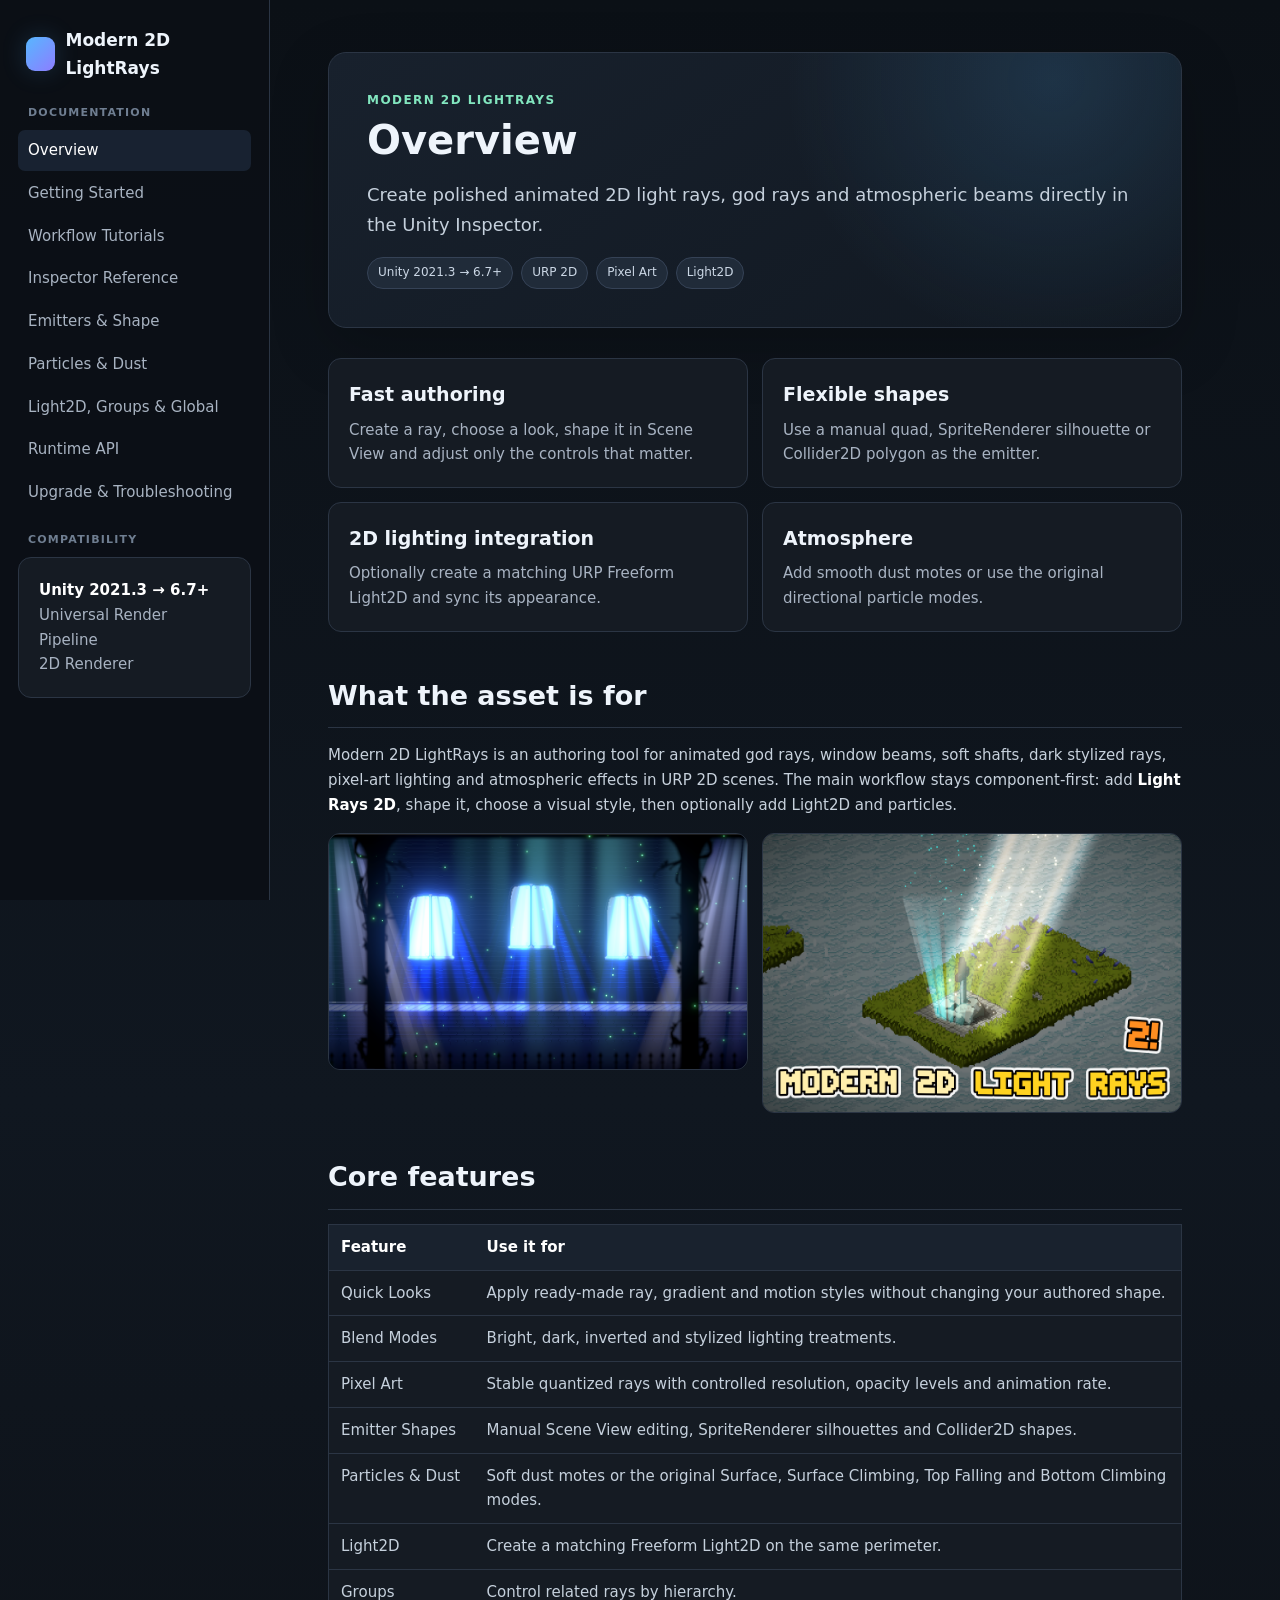
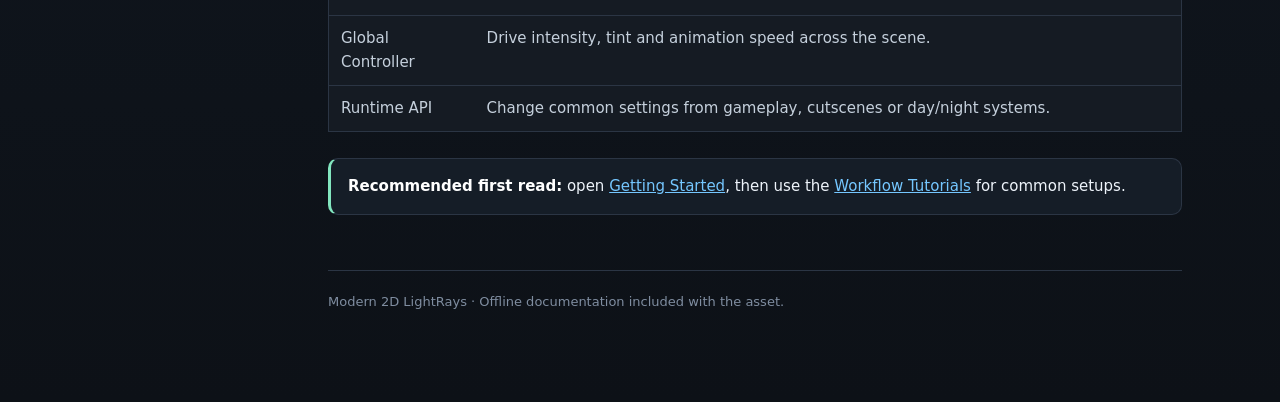
<file: index.html>
<!doctype html><html lang="en"><head><base href="Documentation/"><meta charset="utf-8"><meta name="viewport" content="width=device-width,initial-scale=1"><title>Overview · Modern 2D LightRays</title><link rel="stylesheet" href="assets/docs.css"></head><body><div class="mobile-top"><strong>Modern 2D LightRays</strong><select id="mobileNav"><option>Overview</option><option value="index.html">Overview</option><option value="getting-started.html">Getting Started</option><option value="workflows.html">Workflow Tutorials</option><option value="inspector.html">Inspector Reference</option><option value="emitters.html">Emitters & Shape</option><option value="particles.html">Particles & Dust</option><option value="light2d-groups.html">Light2D, Groups & Global</option><option value="runtime-api.html">Runtime API</option><option value="upgrade.html">Upgrade & Troubleshooting</option></select></div><div class="layout"><aside class="sidebar"><div class="brand"><span class="brand-mark"></span><span>Modern 2D LightRays</span></div><div class="nav-title">Documentation</div><nav class="nav"><a href="index.html" class="active">Overview</a><a href="getting-started.html" class="">Getting Started</a><a href="workflows.html" class="">Workflow Tutorials</a><a href="inspector.html" class="">Inspector Reference</a><a href="emitters.html" class="">Emitters & Shape</a><a href="particles.html" class="">Particles & Dust</a><a href="light2d-groups.html" class="">Light2D, Groups & Global</a><a href="runtime-api.html" class="">Runtime API</a><a href="upgrade.html" class="">Upgrade & Troubleshooting</a></nav><div class="nav-title">Compatibility</div><div class="card"><p><strong>Unity 2021.3 → 6.7+</strong><br>Universal Render Pipeline<br>2D Renderer</p></div></aside><main class="content"><section class="hero"><div class="eyebrow">Modern 2D LightRays</div><h1>Overview</h1><p>Create polished animated 2D light rays, god rays and atmospheric beams directly in the Unity Inspector.</p><div class="badges"><span class="badge">Unity 2021.3 → 6.7+</span><span class="badge">URP 2D</span><span class="badge">Pixel Art</span><span class="badge">Light2D</span></div></section>
<div class="grid"><div class="card"><h3>Fast authoring</h3><p>Create a ray, choose a look, shape it in Scene View and adjust only the controls that matter.</p></div><div class="card"><h3>Flexible shapes</h3><p>Use a manual quad, SpriteRenderer silhouette or Collider2D polygon as the emitter.</p></div><div class="card"><h3>2D lighting integration</h3><p>Optionally create a matching URP Freeform Light2D and sync its appearance.</p></div><div class="card"><h3>Atmosphere</h3><p>Add smooth dust motes or use the original directional particle modes.</p></div></div>
<h2>What the asset is for</h2><p>Modern 2D LightRays is an authoring tool for animated god rays, window beams, soft shafts, dark stylized rays, pixel-art lighting and atmospheric effects in URP 2D scenes. The main workflow stays component-first: add <strong>Light Rays 2D</strong>, shape it, choose a visual style, then optionally add Light2D and particles.</p>
<div class="shot-grid"><img class="shot" src="assets/platformer1.png" alt="Platformer example"><img class="shot" src="assets/iso.png" alt="Isometric example"></div>
<h2>Core features</h2><table><tr><th>Feature</th><th>Use it for</th></tr><tr><td>Quick Looks</td><td>Apply ready-made ray, gradient and motion styles without changing your authored shape.</td></tr><tr><td>Blend Modes</td><td>Bright, dark, inverted and stylized lighting treatments.</td></tr><tr><td>Pixel Art</td><td>Stable quantized rays with controlled resolution, opacity levels and animation rate.</td></tr><tr><td>Emitter Shapes</td><td>Manual Scene View editing, SpriteRenderer silhouettes and Collider2D shapes.</td></tr><tr><td>Particles & Dust</td><td>Soft dust motes or the original Surface, Surface Climbing, Top Falling and Bottom Climbing modes.</td></tr><tr><td>Light2D</td><td>Create a matching Freeform Light2D on the same perimeter.</td></tr><tr><td>Groups</td><td>Control related rays by hierarchy.</td></tr><tr><td>Global Controller</td><td>Drive intensity, tint and animation speed across the scene.</td></tr><tr><td>Runtime API</td><td>Change common settings from gameplay, cutscenes or day/night systems.</td></tr></table>
<div class="tip"><strong>Recommended first read:</strong> open <a href="getting-started.html">Getting Started</a>, then use the <a href="workflows.html">Workflow Tutorials</a> for common setups.</div><div class="footer">Modern 2D LightRays · Offline documentation included with the asset.</div></main></div><script src="assets/docs.js"></script></body></html>
</file>
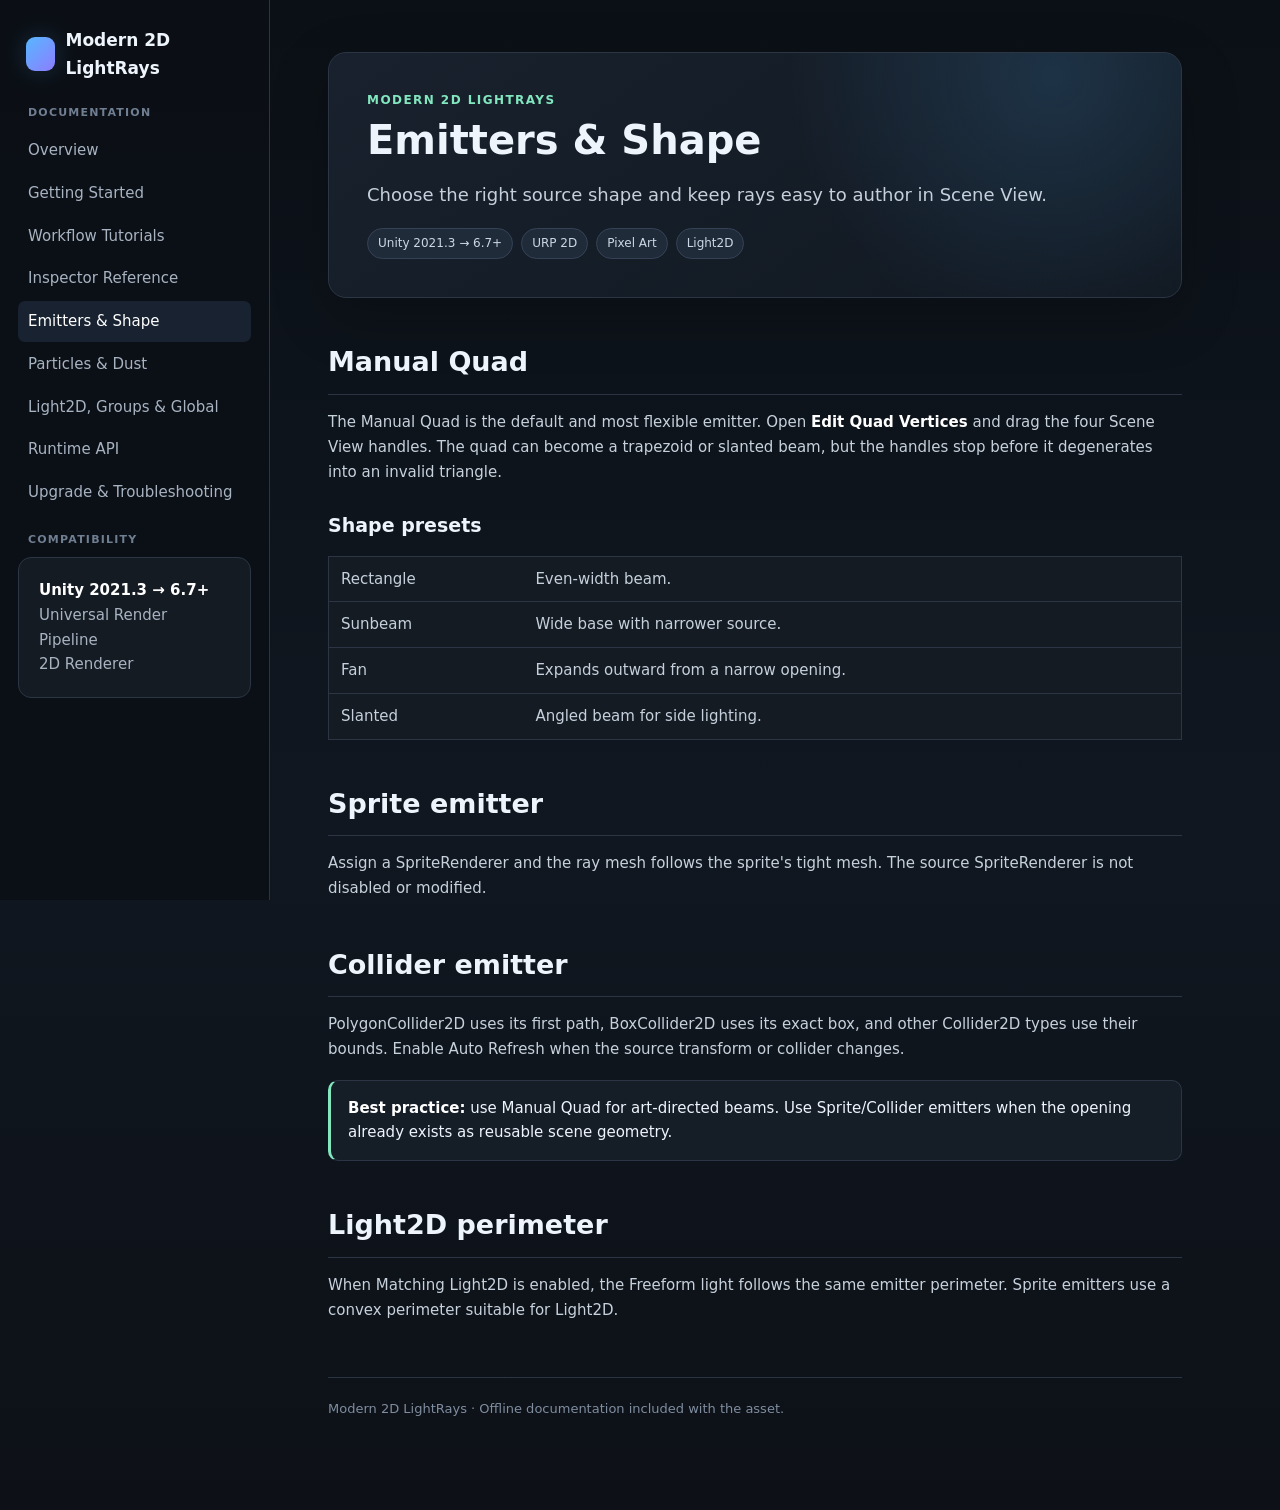
<file: Documentation/emitters.html>
<!doctype html><html lang="en"><head><meta charset="utf-8"><meta name="viewport" content="width=device-width,initial-scale=1"><title>Emitters & Shape · Modern 2D LightRays</title><link rel="stylesheet" href="assets/docs.css"></head><body><div class="mobile-top"><strong>Modern 2D LightRays</strong><select id="mobileNav"><option>Emitters & Shape</option><option value="index.html">Overview</option><option value="getting-started.html">Getting Started</option><option value="workflows.html">Workflow Tutorials</option><option value="inspector.html">Inspector Reference</option><option value="emitters.html">Emitters & Shape</option><option value="particles.html">Particles & Dust</option><option value="light2d-groups.html">Light2D, Groups & Global</option><option value="runtime-api.html">Runtime API</option><option value="upgrade.html">Upgrade & Troubleshooting</option></select></div><div class="layout"><aside class="sidebar"><div class="brand"><span class="brand-mark"></span><span>Modern 2D LightRays</span></div><div class="nav-title">Documentation</div><nav class="nav"><a href="index.html" class="">Overview</a><a href="getting-started.html" class="">Getting Started</a><a href="workflows.html" class="">Workflow Tutorials</a><a href="inspector.html" class="">Inspector Reference</a><a href="emitters.html" class="active">Emitters & Shape</a><a href="particles.html" class="">Particles & Dust</a><a href="light2d-groups.html" class="">Light2D, Groups & Global</a><a href="runtime-api.html" class="">Runtime API</a><a href="upgrade.html" class="">Upgrade & Troubleshooting</a></nav><div class="nav-title">Compatibility</div><div class="card"><p><strong>Unity 2021.3 → 6.7+</strong><br>Universal Render Pipeline<br>2D Renderer</p></div></aside><main class="content"><section class="hero"><div class="eyebrow">Modern 2D LightRays</div><h1>Emitters & Shape</h1><p>Choose the right source shape and keep rays easy to author in Scene View.</p><div class="badges"><span class="badge">Unity 2021.3 → 6.7+</span><span class="badge">URP 2D</span><span class="badge">Pixel Art</span><span class="badge">Light2D</span></div></section>
<h2>Manual Quad</h2><p>The Manual Quad is the default and most flexible emitter. Open <strong>Edit Quad Vertices</strong> and drag the four Scene View handles. The quad can become a trapezoid or slanted beam, but the handles stop before it degenerates into an invalid triangle.</p>
<h3>Shape presets</h3><table><tr><td>Rectangle</td><td>Even-width beam.</td></tr><tr><td>Sunbeam</td><td>Wide base with narrower source.</td></tr><tr><td>Fan</td><td>Expands outward from a narrow opening.</td></tr><tr><td>Slanted</td><td>Angled beam for side lighting.</td></tr></table>
<h2>Sprite emitter</h2><p>Assign a SpriteRenderer and the ray mesh follows the sprite's tight mesh. The source SpriteRenderer is not disabled or modified.</p>
<h2>Collider emitter</h2><p>PolygonCollider2D uses its first path, BoxCollider2D uses its exact box, and other Collider2D types use their bounds. Enable Auto Refresh when the source transform or collider changes.</p>
<div class="tip"><strong>Best practice:</strong> use Manual Quad for art-directed beams. Use Sprite/Collider emitters when the opening already exists as reusable scene geometry.</div>
<h2>Light2D perimeter</h2><p>When Matching Light2D is enabled, the Freeform light follows the same emitter perimeter. Sprite emitters use a convex perimeter suitable for Light2D.</p><div class="footer">Modern 2D LightRays · Offline documentation included with the asset.</div></main></div><script src="assets/docs.js"></script></body></html>
</file>
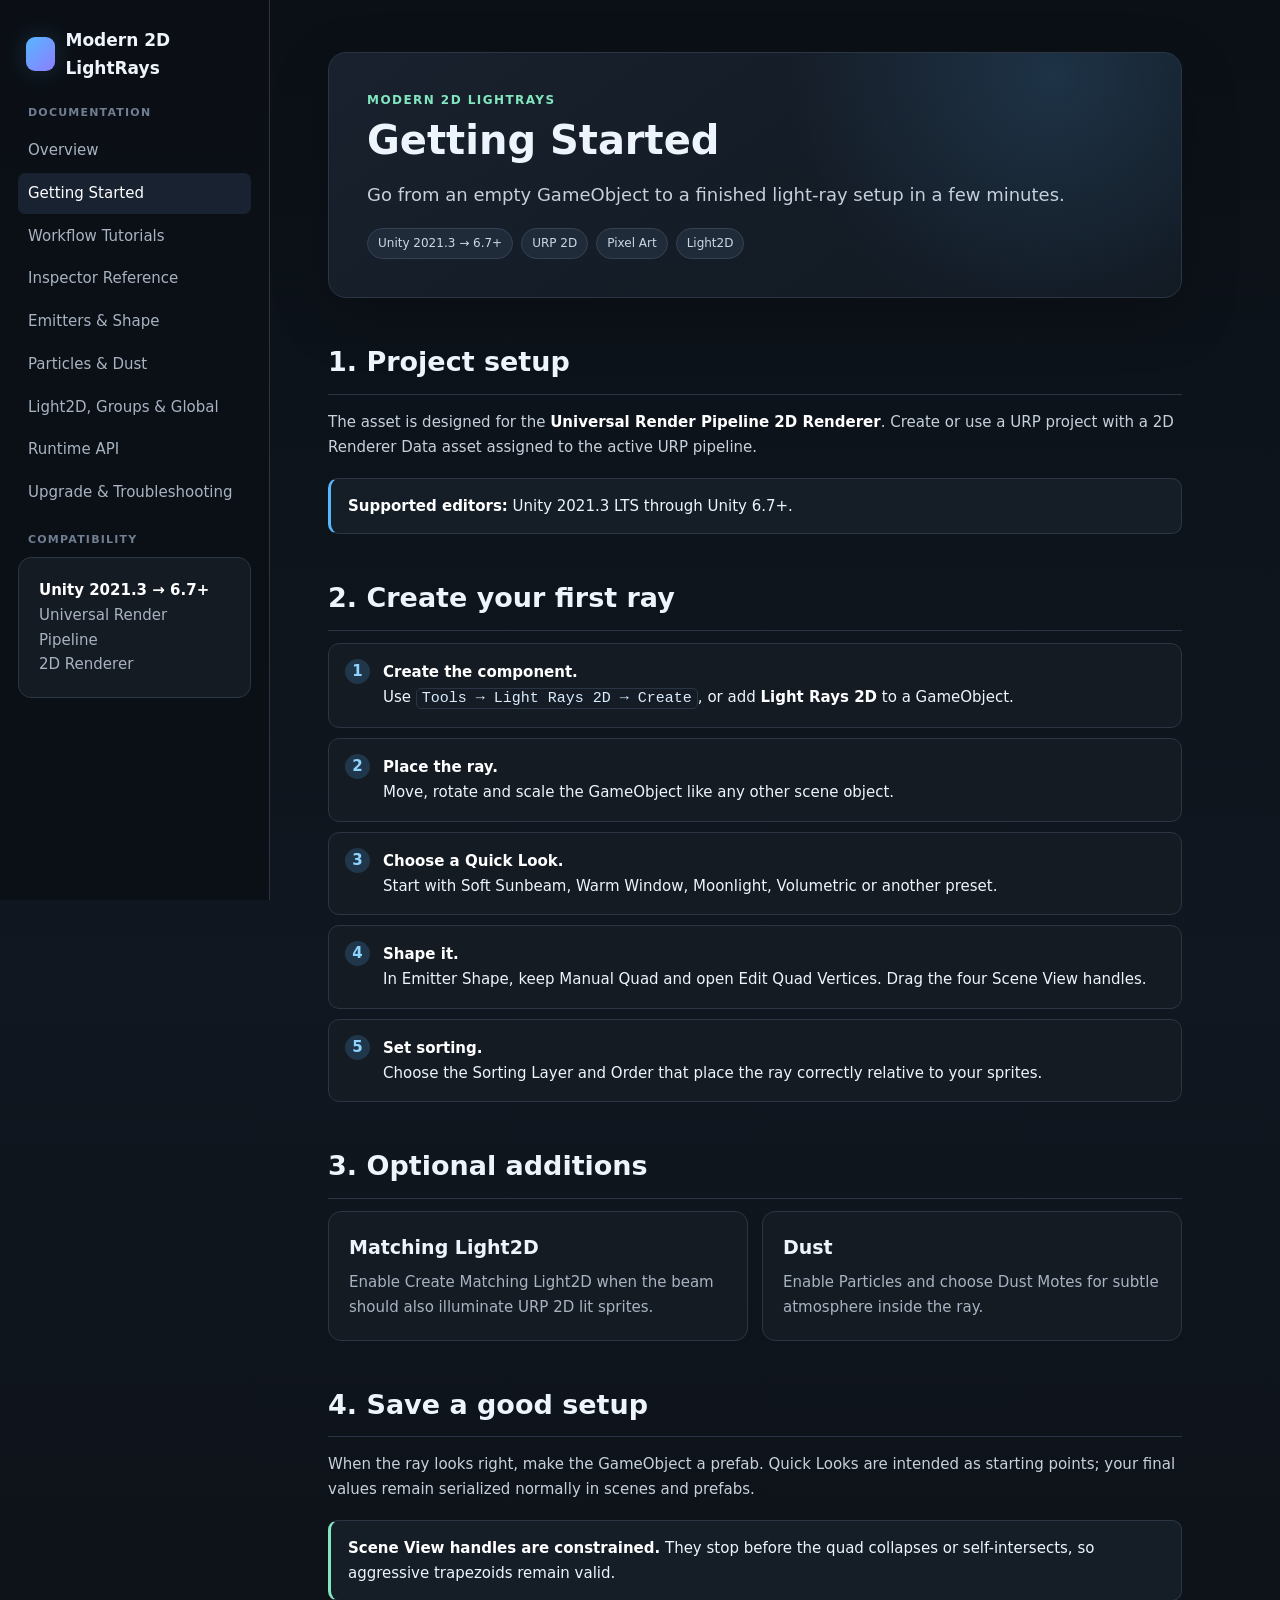
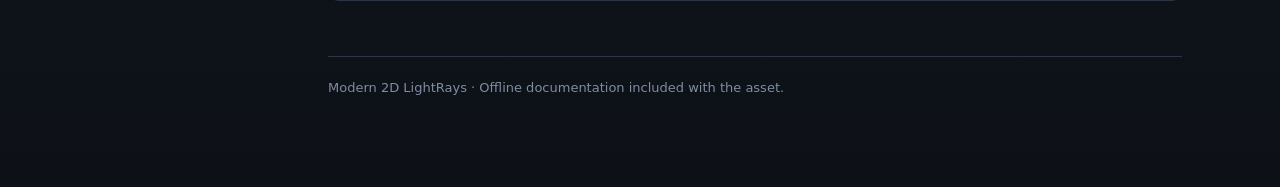
<file: Documentation/getting-started.html>
<!doctype html><html lang="en"><head><meta charset="utf-8"><meta name="viewport" content="width=device-width,initial-scale=1"><title>Getting Started · Modern 2D LightRays</title><link rel="stylesheet" href="assets/docs.css"></head><body><div class="mobile-top"><strong>Modern 2D LightRays</strong><select id="mobileNav"><option>Getting Started</option><option value="index.html">Overview</option><option value="getting-started.html">Getting Started</option><option value="workflows.html">Workflow Tutorials</option><option value="inspector.html">Inspector Reference</option><option value="emitters.html">Emitters & Shape</option><option value="particles.html">Particles & Dust</option><option value="light2d-groups.html">Light2D, Groups & Global</option><option value="runtime-api.html">Runtime API</option><option value="upgrade.html">Upgrade & Troubleshooting</option></select></div><div class="layout"><aside class="sidebar"><div class="brand"><span class="brand-mark"></span><span>Modern 2D LightRays</span></div><div class="nav-title">Documentation</div><nav class="nav"><a href="index.html" class="">Overview</a><a href="getting-started.html" class="active">Getting Started</a><a href="workflows.html" class="">Workflow Tutorials</a><a href="inspector.html" class="">Inspector Reference</a><a href="emitters.html" class="">Emitters & Shape</a><a href="particles.html" class="">Particles & Dust</a><a href="light2d-groups.html" class="">Light2D, Groups & Global</a><a href="runtime-api.html" class="">Runtime API</a><a href="upgrade.html" class="">Upgrade & Troubleshooting</a></nav><div class="nav-title">Compatibility</div><div class="card"><p><strong>Unity 2021.3 → 6.7+</strong><br>Universal Render Pipeline<br>2D Renderer</p></div></aside><main class="content"><section class="hero"><div class="eyebrow">Modern 2D LightRays</div><h1>Getting Started</h1><p>Go from an empty GameObject to a finished light-ray setup in a few minutes.</p><div class="badges"><span class="badge">Unity 2021.3 → 6.7+</span><span class="badge">URP 2D</span><span class="badge">Pixel Art</span><span class="badge">Light2D</span></div></section>
<h2>1. Project setup</h2><p>The asset is designed for the <strong>Universal Render Pipeline 2D Renderer</strong>. Create or use a URP project with a 2D Renderer Data asset assigned to the active URP pipeline.</p><div class="note"><strong>Supported editors:</strong> Unity 2021.3 LTS through Unity 6.7+.</div>
<h2>2. Create your first ray</h2><div class="steps"><div class="step"><strong>Create the component.</strong><br>Use <code>Tools → Light Rays 2D → Create</code>, or add <strong>Light Rays 2D</strong> to a GameObject.</div><div class="step"><strong>Place the ray.</strong><br>Move, rotate and scale the GameObject like any other scene object.</div><div class="step"><strong>Choose a Quick Look.</strong><br>Start with Soft Sunbeam, Warm Window, Moonlight, Volumetric or another preset.</div><div class="step"><strong>Shape it.</strong><br>In Emitter Shape, keep Manual Quad and open Edit Quad Vertices. Drag the four Scene View handles.</div><div class="step"><strong>Set sorting.</strong><br>Choose the Sorting Layer and Order that place the ray correctly relative to your sprites.</div></div>
<h2>3. Optional additions</h2><div class="grid"><div class="card"><h3>Matching Light2D</h3><p>Enable Create Matching Light2D when the beam should also illuminate URP 2D lit sprites.</p></div><div class="card"><h3>Dust</h3><p>Enable Particles and choose Dust Motes for subtle atmosphere inside the ray.</p></div></div>
<h2>4. Save a good setup</h2><p>When the ray looks right, make the GameObject a prefab. Quick Looks are intended as starting points; your final values remain serialized normally in scenes and prefabs.</p>
<div class="tip"><strong>Scene View handles are constrained.</strong> They stop before the quad collapses or self-intersects, so aggressive trapezoids remain valid.</div><div class="footer">Modern 2D LightRays · Offline documentation included with the asset.</div></main></div><script src="assets/docs.js"></script></body></html>
</file>
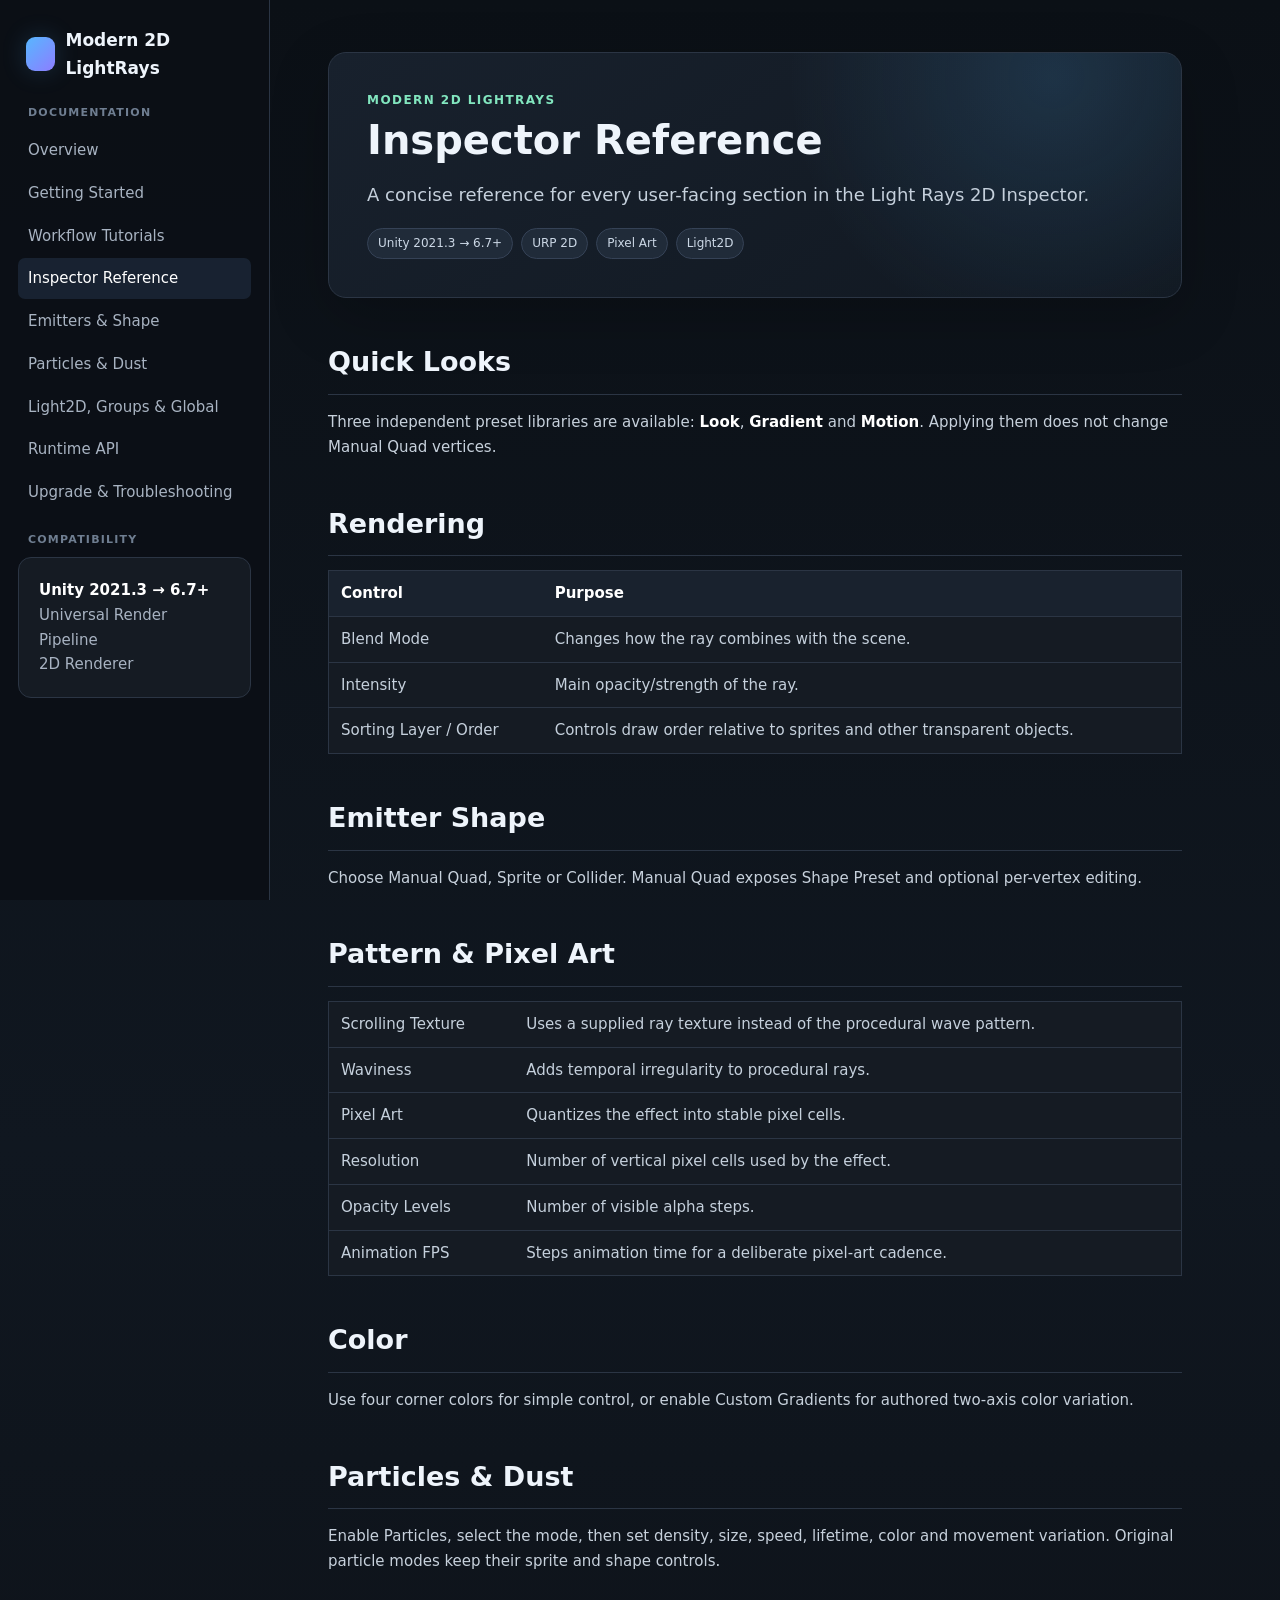
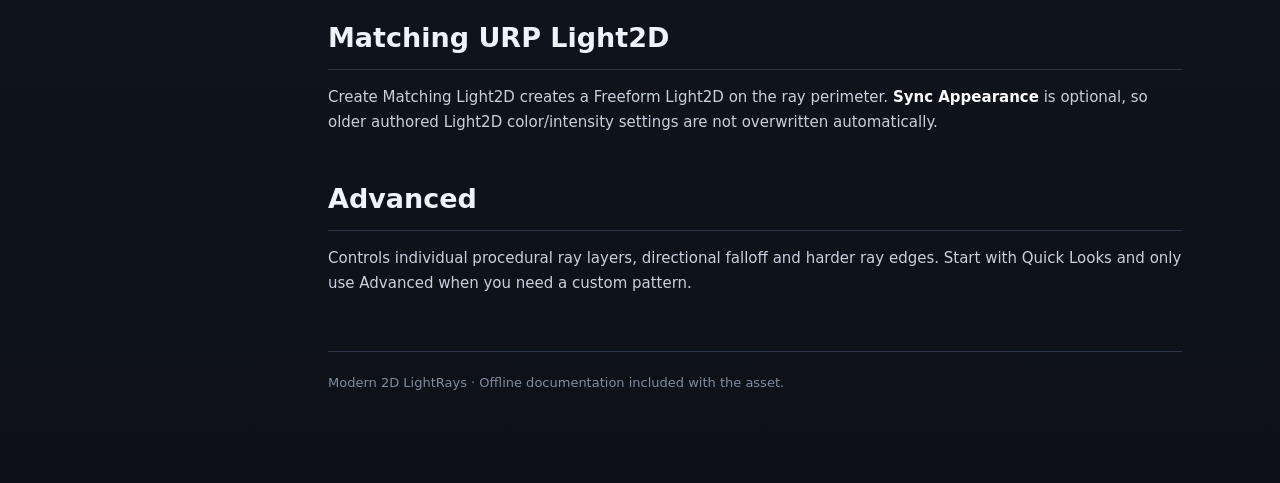
<file: Documentation/inspector.html>
<!doctype html><html lang="en"><head><meta charset="utf-8"><meta name="viewport" content="width=device-width,initial-scale=1"><title>Inspector Reference · Modern 2D LightRays</title><link rel="stylesheet" href="assets/docs.css"></head><body><div class="mobile-top"><strong>Modern 2D LightRays</strong><select id="mobileNav"><option>Inspector Reference</option><option value="index.html">Overview</option><option value="getting-started.html">Getting Started</option><option value="workflows.html">Workflow Tutorials</option><option value="inspector.html">Inspector Reference</option><option value="emitters.html">Emitters & Shape</option><option value="particles.html">Particles & Dust</option><option value="light2d-groups.html">Light2D, Groups & Global</option><option value="runtime-api.html">Runtime API</option><option value="upgrade.html">Upgrade & Troubleshooting</option></select></div><div class="layout"><aside class="sidebar"><div class="brand"><span class="brand-mark"></span><span>Modern 2D LightRays</span></div><div class="nav-title">Documentation</div><nav class="nav"><a href="index.html" class="">Overview</a><a href="getting-started.html" class="">Getting Started</a><a href="workflows.html" class="">Workflow Tutorials</a><a href="inspector.html" class="active">Inspector Reference</a><a href="emitters.html" class="">Emitters & Shape</a><a href="particles.html" class="">Particles & Dust</a><a href="light2d-groups.html" class="">Light2D, Groups & Global</a><a href="runtime-api.html" class="">Runtime API</a><a href="upgrade.html" class="">Upgrade & Troubleshooting</a></nav><div class="nav-title">Compatibility</div><div class="card"><p><strong>Unity 2021.3 → 6.7+</strong><br>Universal Render Pipeline<br>2D Renderer</p></div></aside><main class="content"><section class="hero"><div class="eyebrow">Modern 2D LightRays</div><h1>Inspector Reference</h1><p>A concise reference for every user-facing section in the Light Rays 2D Inspector.</p><div class="badges"><span class="badge">Unity 2021.3 → 6.7+</span><span class="badge">URP 2D</span><span class="badge">Pixel Art</span><span class="badge">Light2D</span></div></section>
<h2>Quick Looks</h2><p>Three independent preset libraries are available: <strong>Look</strong>, <strong>Gradient</strong> and <strong>Motion</strong>. Applying them does not change Manual Quad vertices.</p>
<h2>Rendering</h2><table><tr><th>Control</th><th>Purpose</th></tr><tr><td>Blend Mode</td><td>Changes how the ray combines with the scene.</td></tr><tr><td>Intensity</td><td>Main opacity/strength of the ray.</td></tr><tr><td>Sorting Layer / Order</td><td>Controls draw order relative to sprites and other transparent objects.</td></tr></table>
<h2>Emitter Shape</h2><p>Choose Manual Quad, Sprite or Collider. Manual Quad exposes Shape Preset and optional per-vertex editing.</p>
<h2>Pattern & Pixel Art</h2><table><tr><td>Scrolling Texture</td><td>Uses a supplied ray texture instead of the procedural wave pattern.</td></tr><tr><td>Waviness</td><td>Adds temporal irregularity to procedural rays.</td></tr><tr><td>Pixel Art</td><td>Quantizes the effect into stable pixel cells.</td></tr><tr><td>Resolution</td><td>Number of vertical pixel cells used by the effect.</td></tr><tr><td>Opacity Levels</td><td>Number of visible alpha steps.</td></tr><tr><td>Animation FPS</td><td>Steps animation time for a deliberate pixel-art cadence.</td></tr></table>
<h2>Color</h2><p>Use four corner colors for simple control, or enable Custom Gradients for authored two-axis color variation.</p>
<h2>Particles & Dust</h2><p>Enable Particles, select the mode, then set density, size, speed, lifetime, color and movement variation. Original particle modes keep their sprite and shape controls.</p>
<h2>Matching URP Light2D</h2><p>Create Matching Light2D creates a Freeform Light2D on the ray perimeter. <strong>Sync Appearance</strong> is optional, so older authored Light2D color/intensity settings are not overwritten automatically.</p>
<h2>Advanced</h2><p>Controls individual procedural ray layers, directional falloff and harder ray edges. Start with Quick Looks and only use Advanced when you need a custom pattern.</p><div class="footer">Modern 2D LightRays · Offline documentation included with the asset.</div></main></div><script src="assets/docs.js"></script></body></html>
</file>
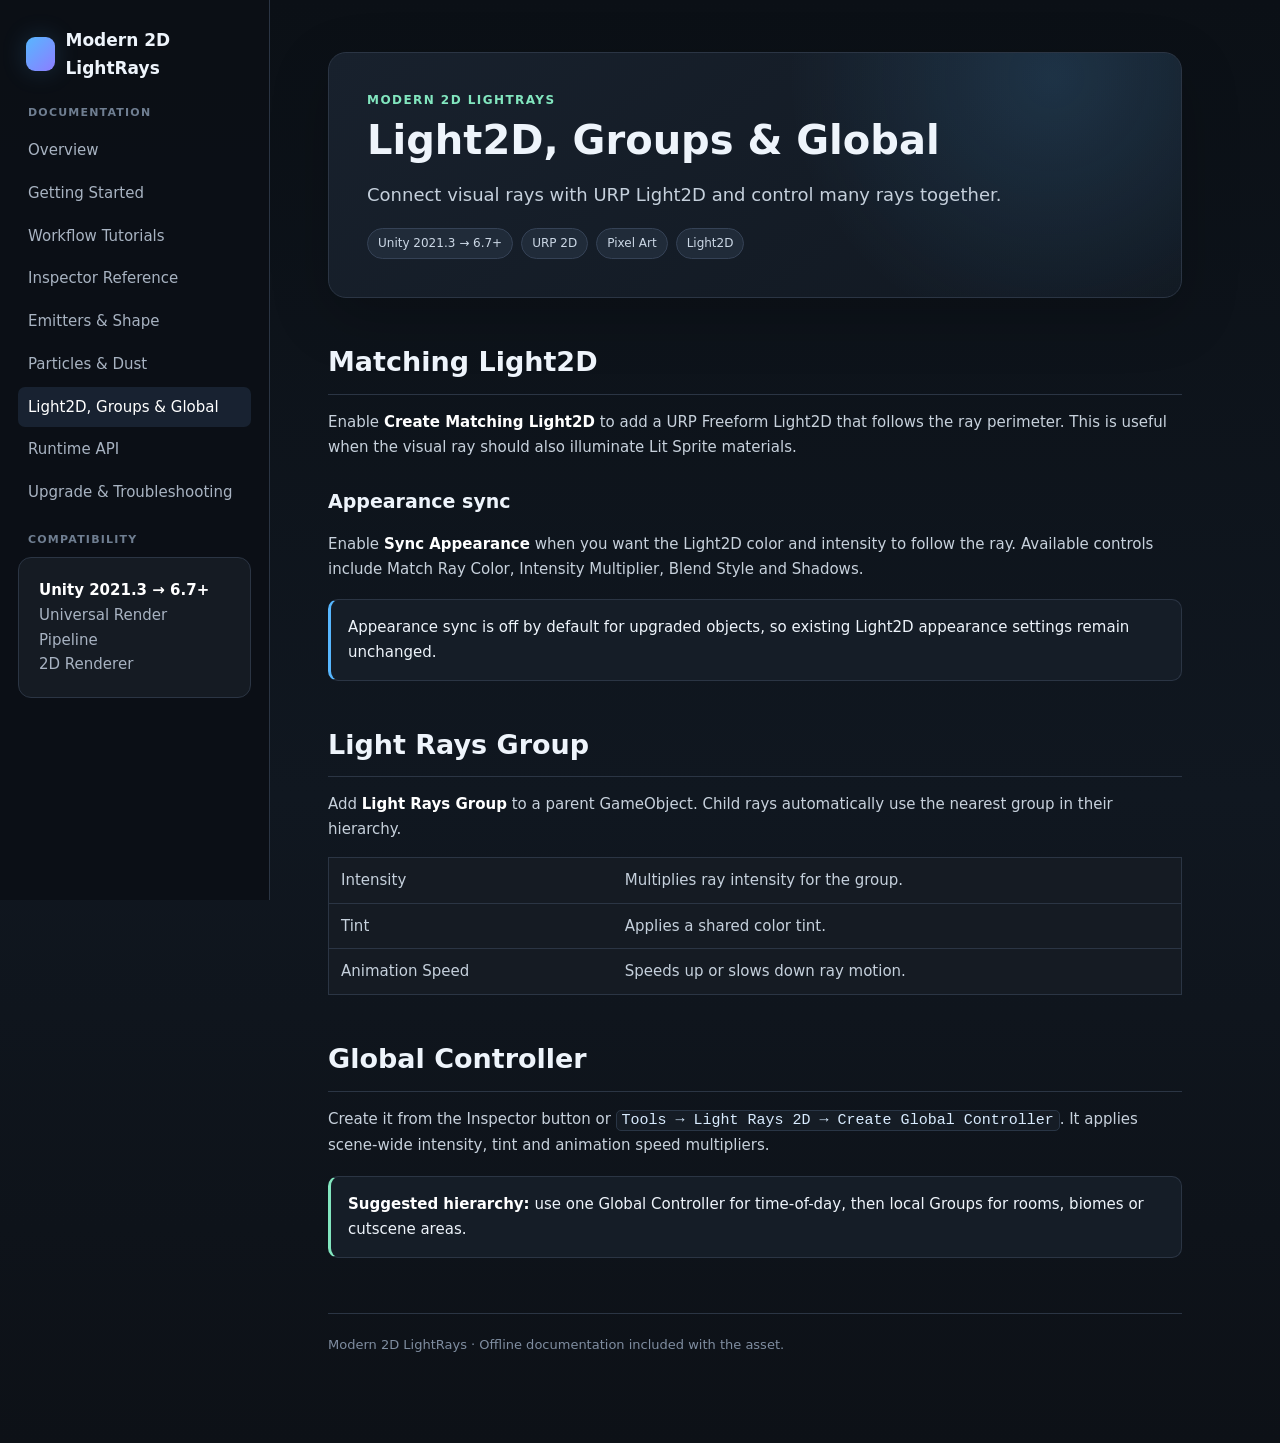
<file: Documentation/light2d-groups.html>
<!doctype html><html lang="en"><head><meta charset="utf-8"><meta name="viewport" content="width=device-width,initial-scale=1"><title>Light2D, Groups & Global · Modern 2D LightRays</title><link rel="stylesheet" href="assets/docs.css"></head><body><div class="mobile-top"><strong>Modern 2D LightRays</strong><select id="mobileNav"><option>Light2D, Groups & Global</option><option value="index.html">Overview</option><option value="getting-started.html">Getting Started</option><option value="workflows.html">Workflow Tutorials</option><option value="inspector.html">Inspector Reference</option><option value="emitters.html">Emitters & Shape</option><option value="particles.html">Particles & Dust</option><option value="light2d-groups.html">Light2D, Groups & Global</option><option value="runtime-api.html">Runtime API</option><option value="upgrade.html">Upgrade & Troubleshooting</option></select></div><div class="layout"><aside class="sidebar"><div class="brand"><span class="brand-mark"></span><span>Modern 2D LightRays</span></div><div class="nav-title">Documentation</div><nav class="nav"><a href="index.html" class="">Overview</a><a href="getting-started.html" class="">Getting Started</a><a href="workflows.html" class="">Workflow Tutorials</a><a href="inspector.html" class="">Inspector Reference</a><a href="emitters.html" class="">Emitters & Shape</a><a href="particles.html" class="">Particles & Dust</a><a href="light2d-groups.html" class="active">Light2D, Groups & Global</a><a href="runtime-api.html" class="">Runtime API</a><a href="upgrade.html" class="">Upgrade & Troubleshooting</a></nav><div class="nav-title">Compatibility</div><div class="card"><p><strong>Unity 2021.3 → 6.7+</strong><br>Universal Render Pipeline<br>2D Renderer</p></div></aside><main class="content"><section class="hero"><div class="eyebrow">Modern 2D LightRays</div><h1>Light2D, Groups & Global</h1><p>Connect visual rays with URP Light2D and control many rays together.</p><div class="badges"><span class="badge">Unity 2021.3 → 6.7+</span><span class="badge">URP 2D</span><span class="badge">Pixel Art</span><span class="badge">Light2D</span></div></section>
<h2>Matching Light2D</h2><p>Enable <strong>Create Matching Light2D</strong> to add a URP Freeform Light2D that follows the ray perimeter. This is useful when the visual ray should also illuminate Lit Sprite materials.</p>
<h3>Appearance sync</h3><p>Enable <strong>Sync Appearance</strong> when you want the Light2D color and intensity to follow the ray. Available controls include Match Ray Color, Intensity Multiplier, Blend Style and Shadows.</p><div class="note">Appearance sync is off by default for upgraded objects, so existing Light2D appearance settings remain unchanged.</div>
<h2>Light Rays Group</h2><p>Add <strong>Light Rays Group</strong> to a parent GameObject. Child rays automatically use the nearest group in their hierarchy.</p><table><tr><td>Intensity</td><td>Multiplies ray intensity for the group.</td></tr><tr><td>Tint</td><td>Applies a shared color tint.</td></tr><tr><td>Animation Speed</td><td>Speeds up or slows down ray motion.</td></tr></table>
<h2>Global Controller</h2><p>Create it from the Inspector button or <code>Tools → Light Rays 2D → Create Global Controller</code>. It applies scene-wide intensity, tint and animation speed multipliers.</p>
<div class="tip"><strong>Suggested hierarchy:</strong> use one Global Controller for time-of-day, then local Groups for rooms, biomes or cutscene areas.</div><div class="footer">Modern 2D LightRays · Offline documentation included with the asset.</div></main></div><script src="assets/docs.js"></script></body></html>
</file>
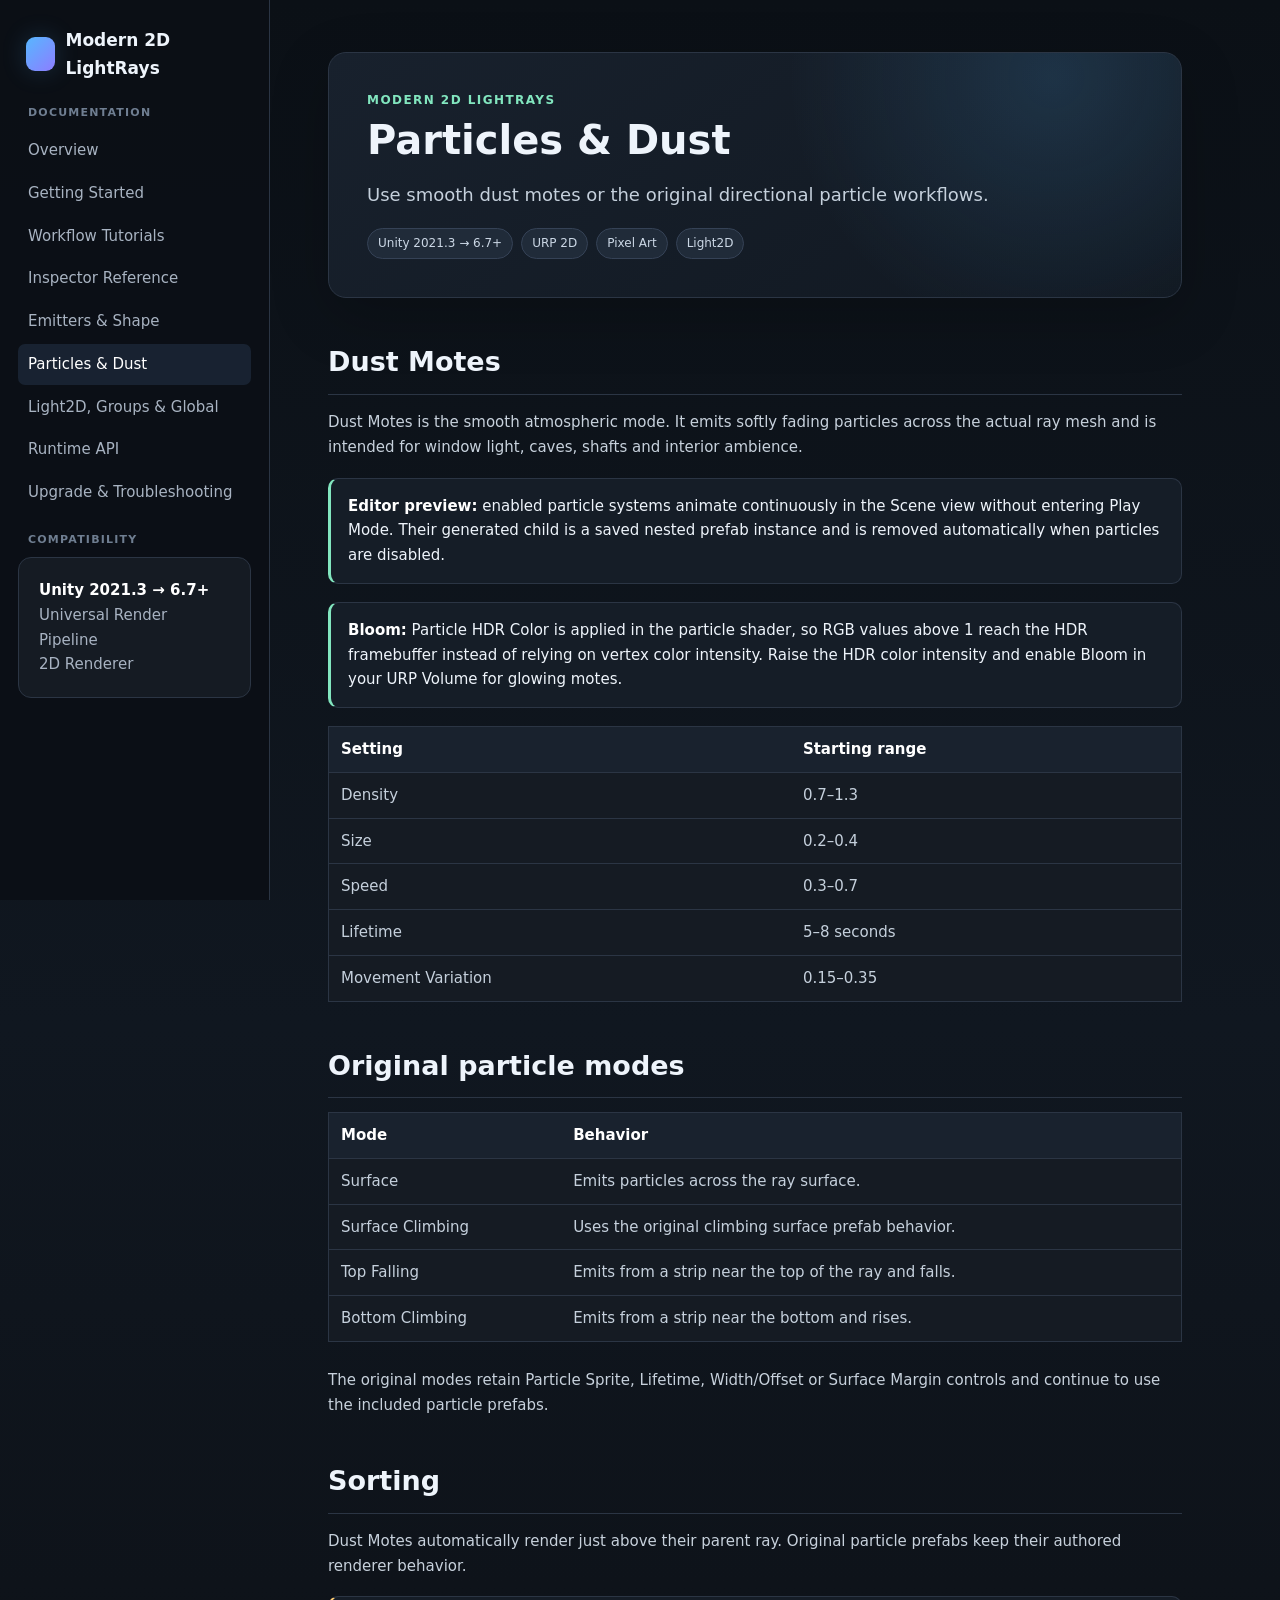
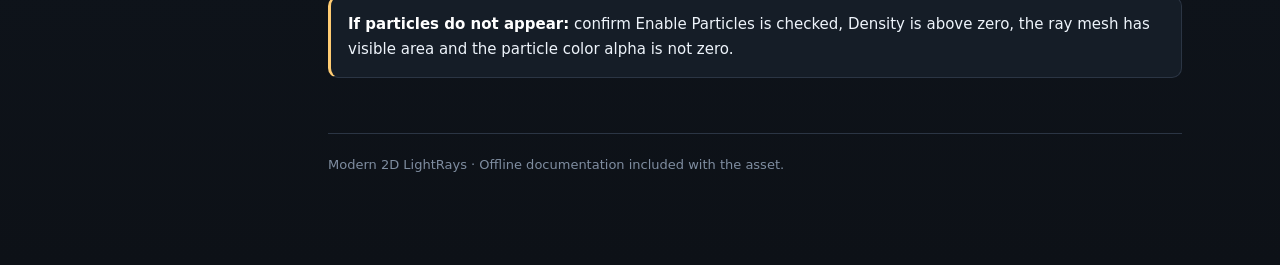
<file: Documentation/particles.html>
<!doctype html><html lang="en"><head><meta charset="utf-8"><meta name="viewport" content="width=device-width,initial-scale=1"><title>Particles & Dust · Modern 2D LightRays</title><link rel="stylesheet" href="assets/docs.css"></head><body><div class="mobile-top"><strong>Modern 2D LightRays</strong><select id="mobileNav"><option>Particles & Dust</option><option value="index.html">Overview</option><option value="getting-started.html">Getting Started</option><option value="workflows.html">Workflow Tutorials</option><option value="inspector.html">Inspector Reference</option><option value="emitters.html">Emitters & Shape</option><option value="particles.html">Particles & Dust</option><option value="light2d-groups.html">Light2D, Groups & Global</option><option value="runtime-api.html">Runtime API</option><option value="upgrade.html">Upgrade & Troubleshooting</option></select></div><div class="layout"><aside class="sidebar"><div class="brand"><span class="brand-mark"></span><span>Modern 2D LightRays</span></div><div class="nav-title">Documentation</div><nav class="nav"><a href="index.html" class="">Overview</a><a href="getting-started.html" class="">Getting Started</a><a href="workflows.html" class="">Workflow Tutorials</a><a href="inspector.html" class="">Inspector Reference</a><a href="emitters.html" class="">Emitters & Shape</a><a href="particles.html" class="active">Particles & Dust</a><a href="light2d-groups.html" class="">Light2D, Groups & Global</a><a href="runtime-api.html" class="">Runtime API</a><a href="upgrade.html" class="">Upgrade & Troubleshooting</a></nav><div class="nav-title">Compatibility</div><div class="card"><p><strong>Unity 2021.3 → 6.7+</strong><br>Universal Render Pipeline<br>2D Renderer</p></div></aside><main class="content"><section class="hero"><div class="eyebrow">Modern 2D LightRays</div><h1>Particles & Dust</h1><p>Use smooth dust motes or the original directional particle workflows.</p><div class="badges"><span class="badge">Unity 2021.3 → 6.7+</span><span class="badge">URP 2D</span><span class="badge">Pixel Art</span><span class="badge">Light2D</span></div></section>
<h2>Dust Motes</h2><p>Dust Motes is the smooth atmospheric mode. It emits softly fading particles across the actual ray mesh and is intended for window light, caves, shafts and interior ambience.</p><div class="tip"><strong>Editor preview:</strong> enabled particle systems animate continuously in the Scene view without entering Play Mode. Their generated child is a saved nested prefab instance and is removed automatically when particles are disabled.</div><div class="tip"><strong>Bloom:</strong> Particle HDR Color is applied in the particle shader, so RGB values above 1 reach the HDR framebuffer instead of relying on vertex color intensity. Raise the HDR color intensity and enable Bloom in your URP Volume for glowing motes.</div><table><tr><th>Setting</th><th>Starting range</th></tr><tr><td>Density</td><td>0.7–1.3</td></tr><tr><td>Size</td><td>0.2–0.4</td></tr><tr><td>Speed</td><td>0.3–0.7</td></tr><tr><td>Lifetime</td><td>5–8 seconds</td></tr><tr><td>Movement Variation</td><td>0.15–0.35</td></tr></table>
<h2>Original particle modes</h2><table><tr><th>Mode</th><th>Behavior</th></tr><tr><td>Surface</td><td>Emits particles across the ray surface.</td></tr><tr><td>Surface Climbing</td><td>Uses the original climbing surface prefab behavior.</td></tr><tr><td>Top Falling</td><td>Emits from a strip near the top of the ray and falls.</td></tr><tr><td>Bottom Climbing</td><td>Emits from a strip near the bottom and rises.</td></tr></table>
<p>The original modes retain Particle Sprite, Lifetime, Width/Offset or Surface Margin controls and continue to use the included particle prefabs.</p>
<h2>Sorting</h2><p>Dust Motes automatically render just above their parent ray. Original particle prefabs keep their authored renderer behavior.</p>
<div class="warning"><strong>If particles do not appear:</strong> confirm Enable Particles is checked, Density is above zero, the ray mesh has visible area and the particle color alpha is not zero.</div><div class="footer">Modern 2D LightRays · Offline documentation included with the asset.</div></main></div><script src="assets/docs.js"></script></body></html>
</file>
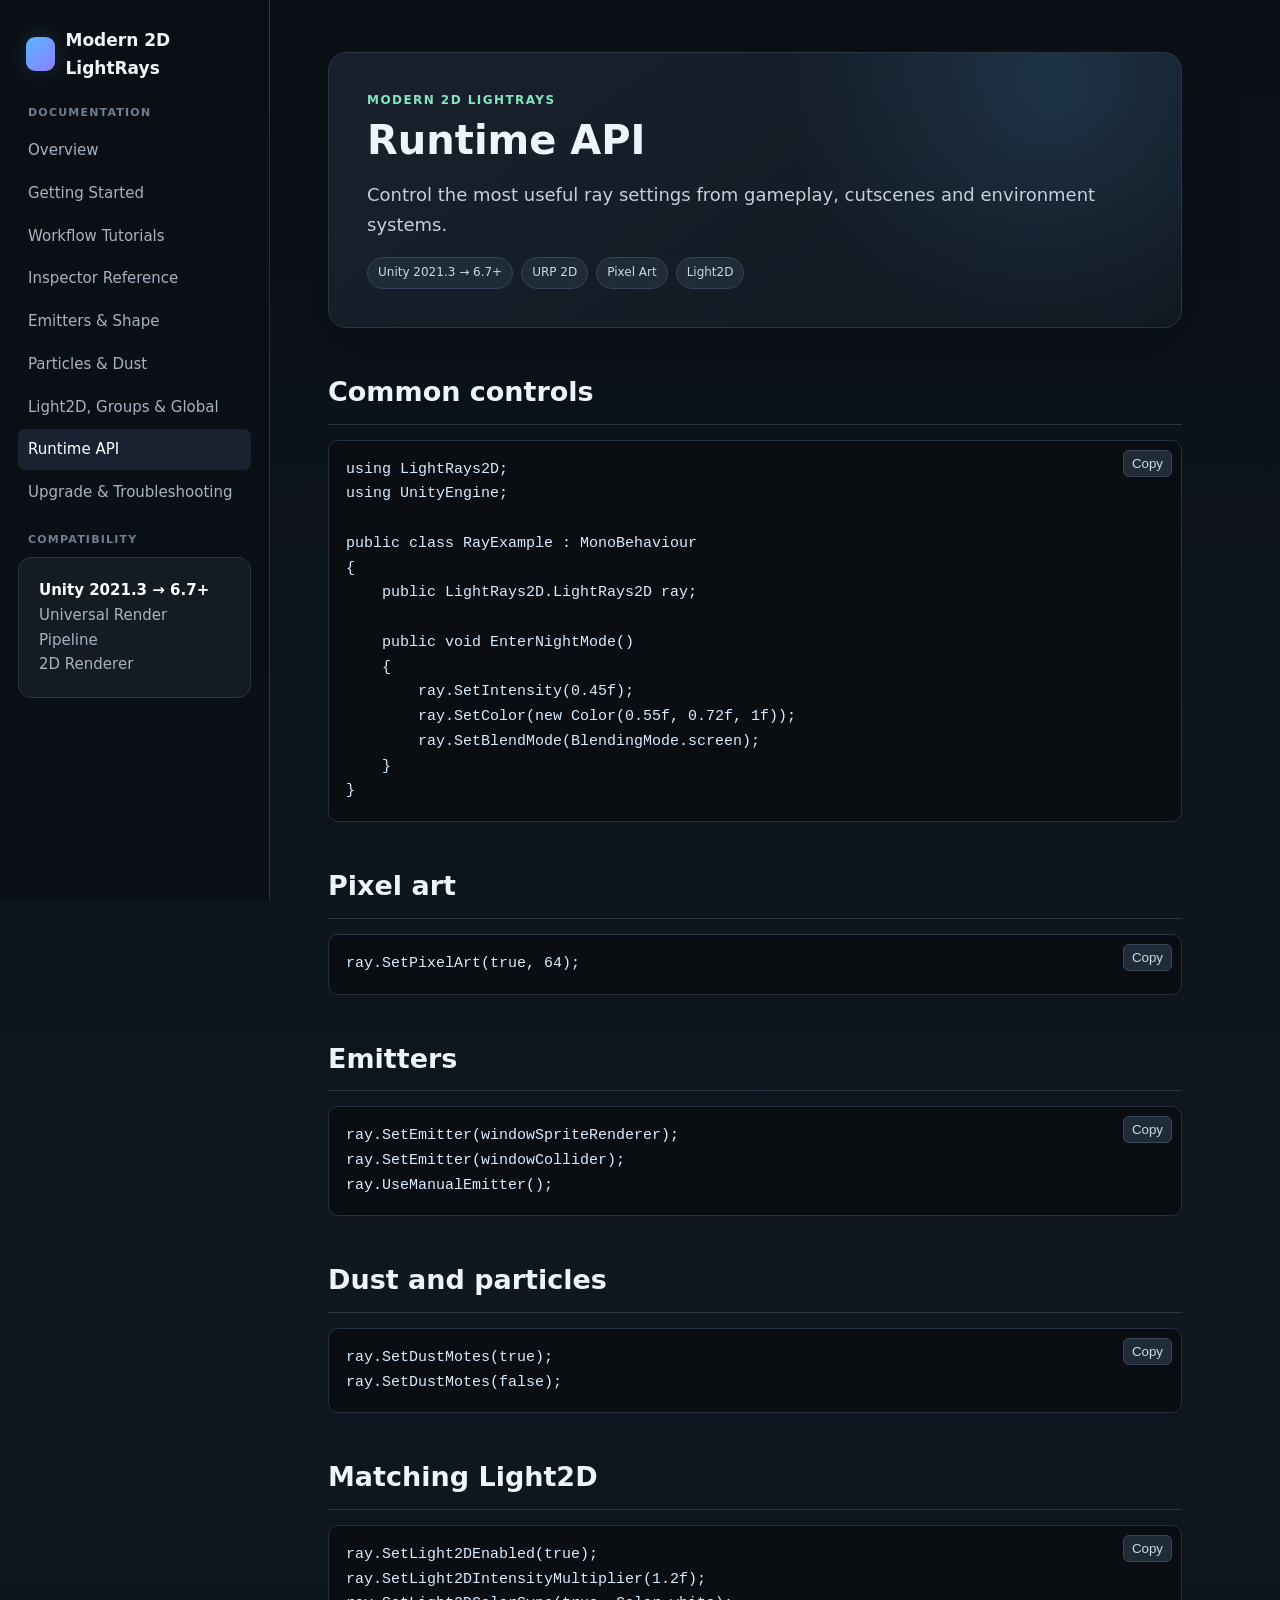
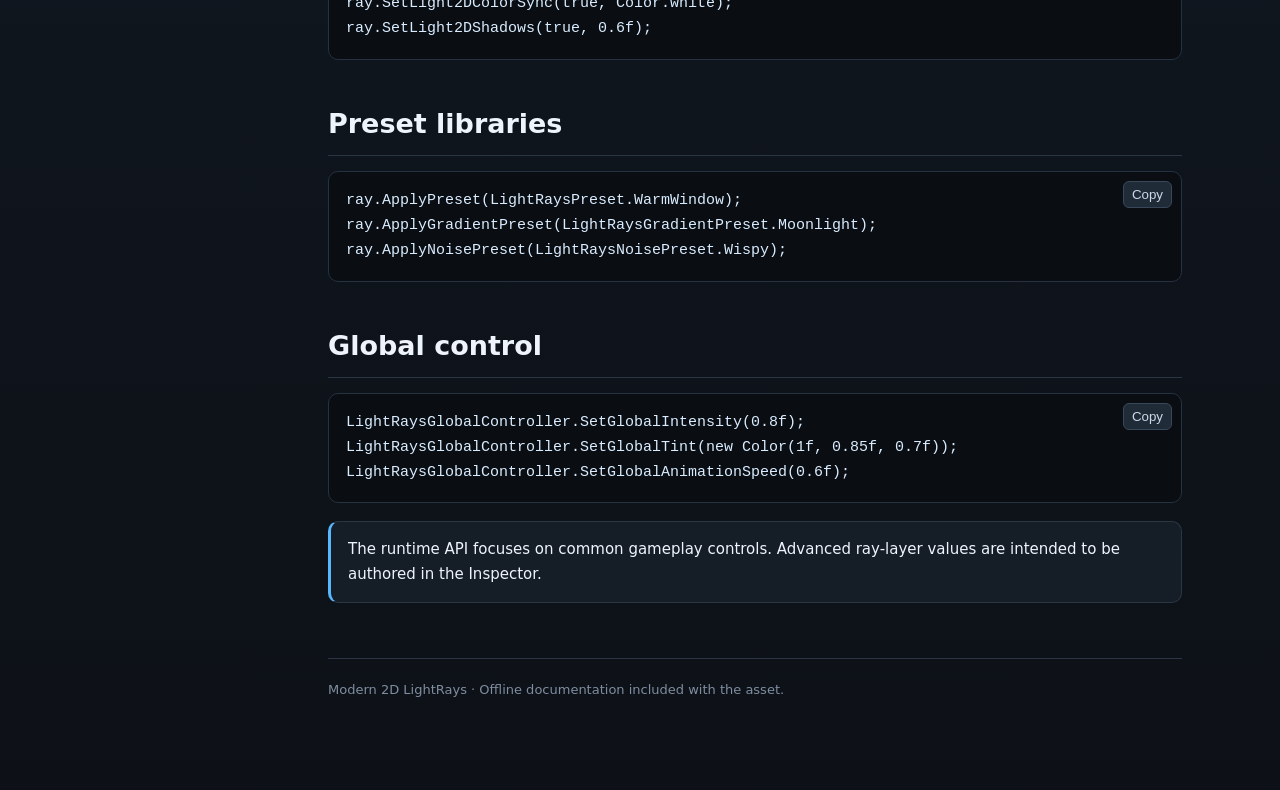
<file: Documentation/runtime-api.html>
<!doctype html><html lang="en"><head><meta charset="utf-8"><meta name="viewport" content="width=device-width,initial-scale=1"><title>Runtime API · Modern 2D LightRays</title><link rel="stylesheet" href="assets/docs.css"></head><body><div class="mobile-top"><strong>Modern 2D LightRays</strong><select id="mobileNav"><option>Runtime API</option><option value="index.html">Overview</option><option value="getting-started.html">Getting Started</option><option value="workflows.html">Workflow Tutorials</option><option value="inspector.html">Inspector Reference</option><option value="emitters.html">Emitters & Shape</option><option value="particles.html">Particles & Dust</option><option value="light2d-groups.html">Light2D, Groups & Global</option><option value="runtime-api.html">Runtime API</option><option value="upgrade.html">Upgrade & Troubleshooting</option></select></div><div class="layout"><aside class="sidebar"><div class="brand"><span class="brand-mark"></span><span>Modern 2D LightRays</span></div><div class="nav-title">Documentation</div><nav class="nav"><a href="index.html" class="">Overview</a><a href="getting-started.html" class="">Getting Started</a><a href="workflows.html" class="">Workflow Tutorials</a><a href="inspector.html" class="">Inspector Reference</a><a href="emitters.html" class="">Emitters & Shape</a><a href="particles.html" class="">Particles & Dust</a><a href="light2d-groups.html" class="">Light2D, Groups & Global</a><a href="runtime-api.html" class="active">Runtime API</a><a href="upgrade.html" class="">Upgrade & Troubleshooting</a></nav><div class="nav-title">Compatibility</div><div class="card"><p><strong>Unity 2021.3 → 6.7+</strong><br>Universal Render Pipeline<br>2D Renderer</p></div></aside><main class="content"><section class="hero"><div class="eyebrow">Modern 2D LightRays</div><h1>Runtime API</h1><p>Control the most useful ray settings from gameplay, cutscenes and environment systems.</p><div class="badges"><span class="badge">Unity 2021.3 → 6.7+</span><span class="badge">URP 2D</span><span class="badge">Pixel Art</span><span class="badge">Light2D</span></div></section>
<h2>Common controls</h2><pre><code>using LightRays2D;
using UnityEngine;

public class RayExample : MonoBehaviour
{
    public LightRays2D.LightRays2D ray;

    public void EnterNightMode()
    {
        ray.SetIntensity(0.45f);
        ray.SetColor(new Color(0.55f, 0.72f, 1f));
        ray.SetBlendMode(BlendingMode.screen);
    }
}</code></pre>
<h2>Pixel art</h2><pre><code>ray.SetPixelArt(true, 64);</code></pre>
<h2>Emitters</h2><pre><code>ray.SetEmitter(windowSpriteRenderer);
ray.SetEmitter(windowCollider);
ray.UseManualEmitter();</code></pre>
<h2>Dust and particles</h2><pre><code>ray.SetDustMotes(true);
ray.SetDustMotes(false);</code></pre>
<h2>Matching Light2D</h2><pre><code>ray.SetLight2DEnabled(true);
ray.SetLight2DIntensityMultiplier(1.2f);
ray.SetLight2DColorSync(true, Color.white);
ray.SetLight2DShadows(true, 0.6f);</code></pre>
<h2>Preset libraries</h2><pre><code>ray.ApplyPreset(LightRaysPreset.WarmWindow);
ray.ApplyGradientPreset(LightRaysGradientPreset.Moonlight);
ray.ApplyNoisePreset(LightRaysNoisePreset.Wispy);</code></pre>
<h2>Global control</h2><pre><code>LightRaysGlobalController.SetGlobalIntensity(0.8f);
LightRaysGlobalController.SetGlobalTint(new Color(1f, 0.85f, 0.7f));
LightRaysGlobalController.SetGlobalAnimationSpeed(0.6f);</code></pre>
<div class="note">The runtime API focuses on common gameplay controls. Advanced ray-layer values are intended to be authored in the Inspector.</div><div class="footer">Modern 2D LightRays · Offline documentation included with the asset.</div></main></div><script src="assets/docs.js"></script></body></html>
</file>
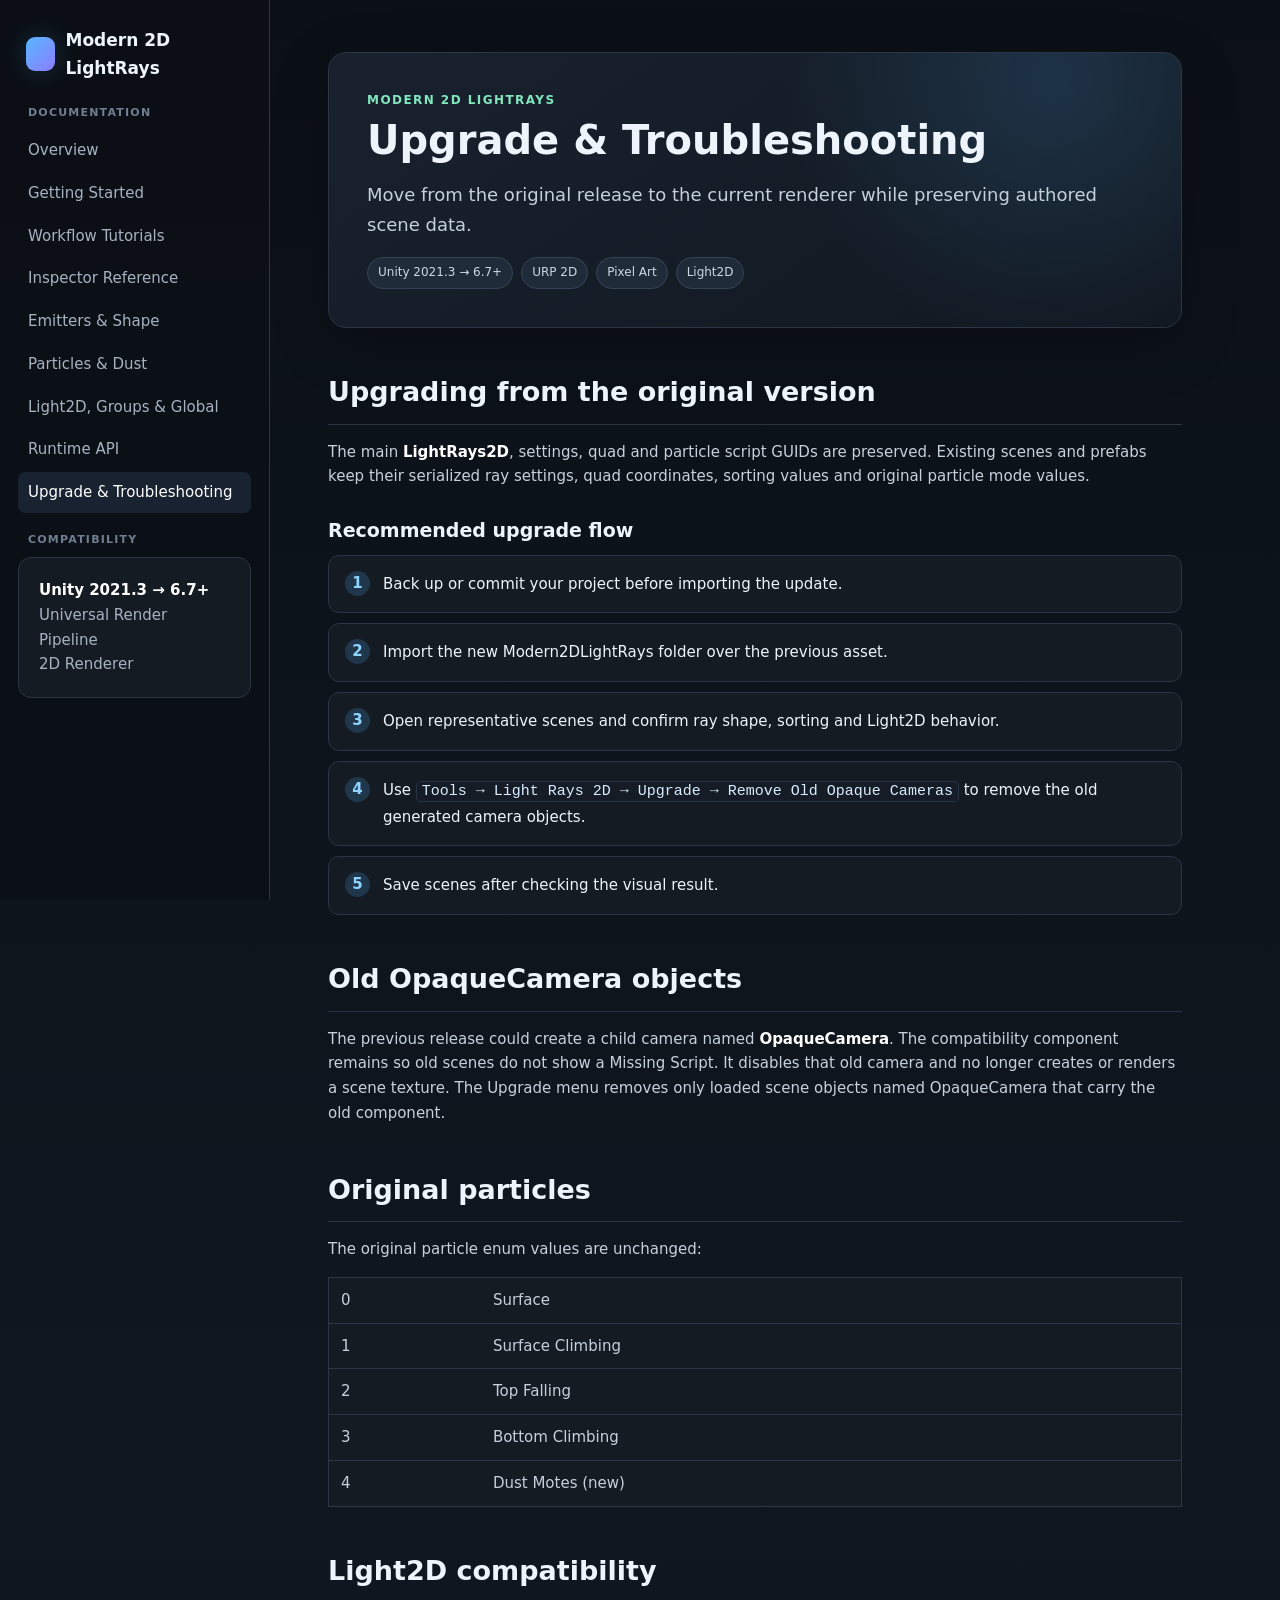
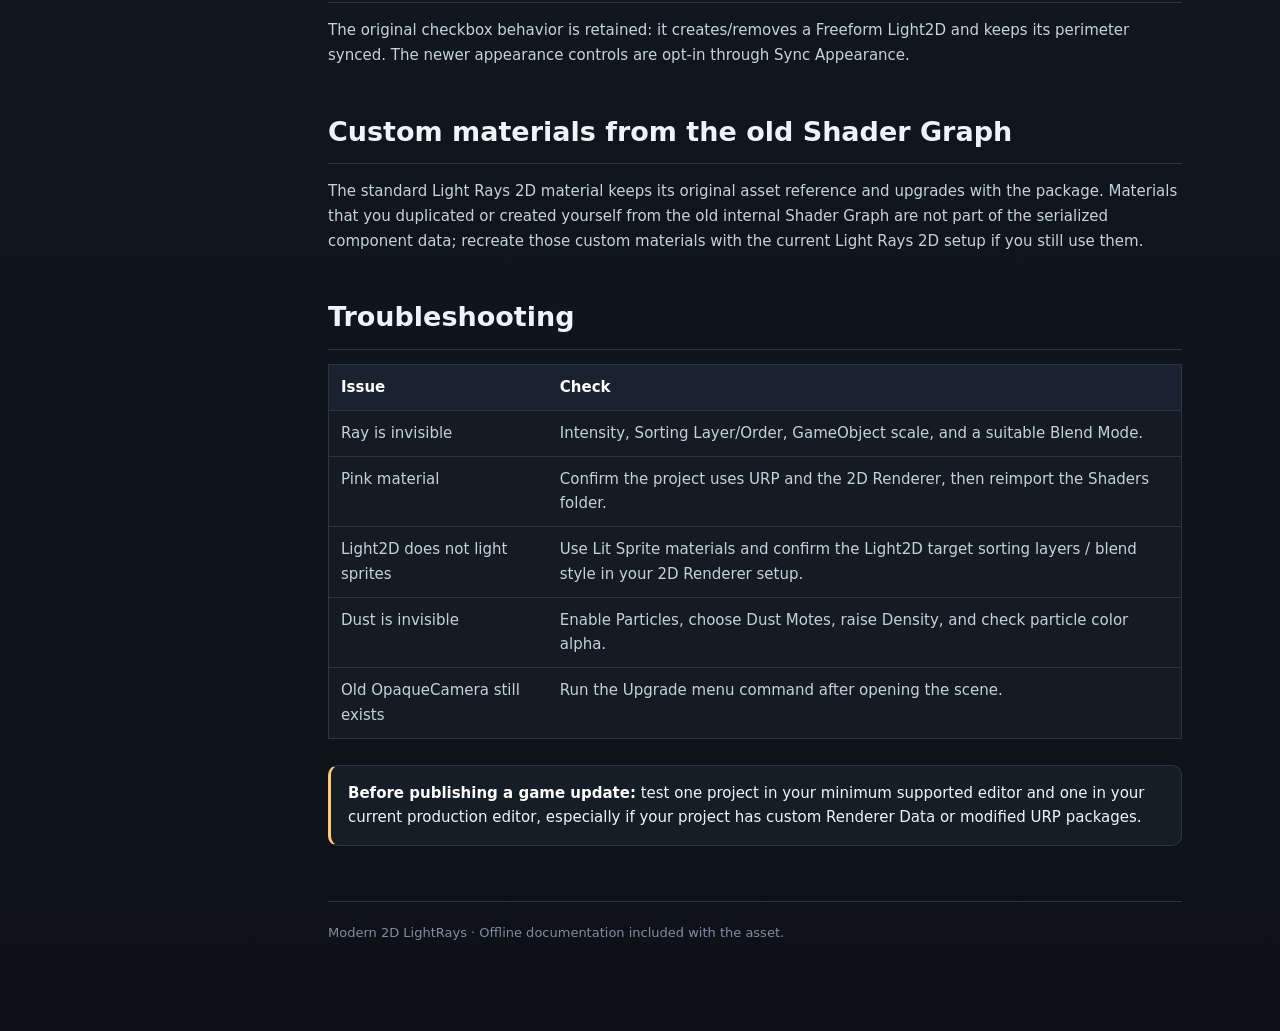
<file: Documentation/upgrade.html>
<!doctype html><html lang="en"><head><meta charset="utf-8"><meta name="viewport" content="width=device-width,initial-scale=1"><title>Upgrade & Troubleshooting · Modern 2D LightRays</title><link rel="stylesheet" href="assets/docs.css"></head><body><div class="mobile-top"><strong>Modern 2D LightRays</strong><select id="mobileNav"><option>Upgrade & Troubleshooting</option><option value="index.html">Overview</option><option value="getting-started.html">Getting Started</option><option value="workflows.html">Workflow Tutorials</option><option value="inspector.html">Inspector Reference</option><option value="emitters.html">Emitters & Shape</option><option value="particles.html">Particles & Dust</option><option value="light2d-groups.html">Light2D, Groups & Global</option><option value="runtime-api.html">Runtime API</option><option value="upgrade.html">Upgrade & Troubleshooting</option></select></div><div class="layout"><aside class="sidebar"><div class="brand"><span class="brand-mark"></span><span>Modern 2D LightRays</span></div><div class="nav-title">Documentation</div><nav class="nav"><a href="index.html" class="">Overview</a><a href="getting-started.html" class="">Getting Started</a><a href="workflows.html" class="">Workflow Tutorials</a><a href="inspector.html" class="">Inspector Reference</a><a href="emitters.html" class="">Emitters & Shape</a><a href="particles.html" class="">Particles & Dust</a><a href="light2d-groups.html" class="">Light2D, Groups & Global</a><a href="runtime-api.html" class="">Runtime API</a><a href="upgrade.html" class="active">Upgrade & Troubleshooting</a></nav><div class="nav-title">Compatibility</div><div class="card"><p><strong>Unity 2021.3 → 6.7+</strong><br>Universal Render Pipeline<br>2D Renderer</p></div></aside><main class="content"><section class="hero"><div class="eyebrow">Modern 2D LightRays</div><h1>Upgrade & Troubleshooting</h1><p>Move from the original release to the current renderer while preserving authored scene data.</p><div class="badges"><span class="badge">Unity 2021.3 → 6.7+</span><span class="badge">URP 2D</span><span class="badge">Pixel Art</span><span class="badge">Light2D</span></div></section>
<h2>Upgrading from the original version</h2><p>The main <strong>LightRays2D</strong>, settings, quad and particle script GUIDs are preserved. Existing scenes and prefabs keep their serialized ray settings, quad coordinates, sorting values and original particle mode values.</p>
<h3>Recommended upgrade flow</h3><div class="steps"><div class="step">Back up or commit your project before importing the update.</div><div class="step">Import the new Modern2DLightRays folder over the previous asset.</div><div class="step">Open representative scenes and confirm ray shape, sorting and Light2D behavior.</div><div class="step">Use <code>Tools → Light Rays 2D → Upgrade → Remove Old Opaque Cameras</code> to remove the old generated camera objects.</div><div class="step">Save scenes after checking the visual result.</div></div>
<h2>Old OpaqueCamera objects</h2><p>The previous release could create a child camera named <strong>OpaqueCamera</strong>. The compatibility component remains so old scenes do not show a Missing Script. It disables that old camera and no longer creates or renders a scene texture. The Upgrade menu removes only loaded scene objects named OpaqueCamera that carry the old component.</p>
<h2>Original particles</h2><p>The original particle enum values are unchanged:</p><table><tr><td>0</td><td>Surface</td></tr><tr><td>1</td><td>Surface Climbing</td></tr><tr><td>2</td><td>Top Falling</td></tr><tr><td>3</td><td>Bottom Climbing</td></tr><tr><td>4</td><td>Dust Motes (new)</td></tr></table>
<h2>Light2D compatibility</h2><p>The original checkbox behavior is retained: it creates/removes a Freeform Light2D and keeps its perimeter synced. The newer appearance controls are opt-in through Sync Appearance.</p>
<h2>Custom materials from the old Shader Graph</h2><p>The standard Light Rays 2D material keeps its original asset reference and upgrades with the package. Materials that you duplicated or created yourself from the old internal Shader Graph are not part of the serialized component data; recreate those custom materials with the current Light Rays 2D setup if you still use them.</p>
<h2>Troubleshooting</h2><table><tr><th>Issue</th><th>Check</th></tr><tr><td>Ray is invisible</td><td>Intensity, Sorting Layer/Order, GameObject scale, and a suitable Blend Mode.</td></tr><tr><td>Pink material</td><td>Confirm the project uses URP and the 2D Renderer, then reimport the Shaders folder.</td></tr><tr><td>Light2D does not light sprites</td><td>Use Lit Sprite materials and confirm the Light2D target sorting layers / blend style in your 2D Renderer setup.</td></tr><tr><td>Dust is invisible</td><td>Enable Particles, choose Dust Motes, raise Density, and check particle color alpha.</td></tr><tr><td>Old OpaqueCamera still exists</td><td>Run the Upgrade menu command after opening the scene.</td></tr></table>
<div class="warning"><strong>Before publishing a game update:</strong> test one project in your minimum supported editor and one in your current production editor, especially if your project has custom Renderer Data or modified URP packages.</div><div class="footer">Modern 2D LightRays · Offline documentation included with the asset.</div>
</main></div><script src="assets/docs.js"></script></body></html>
</file>
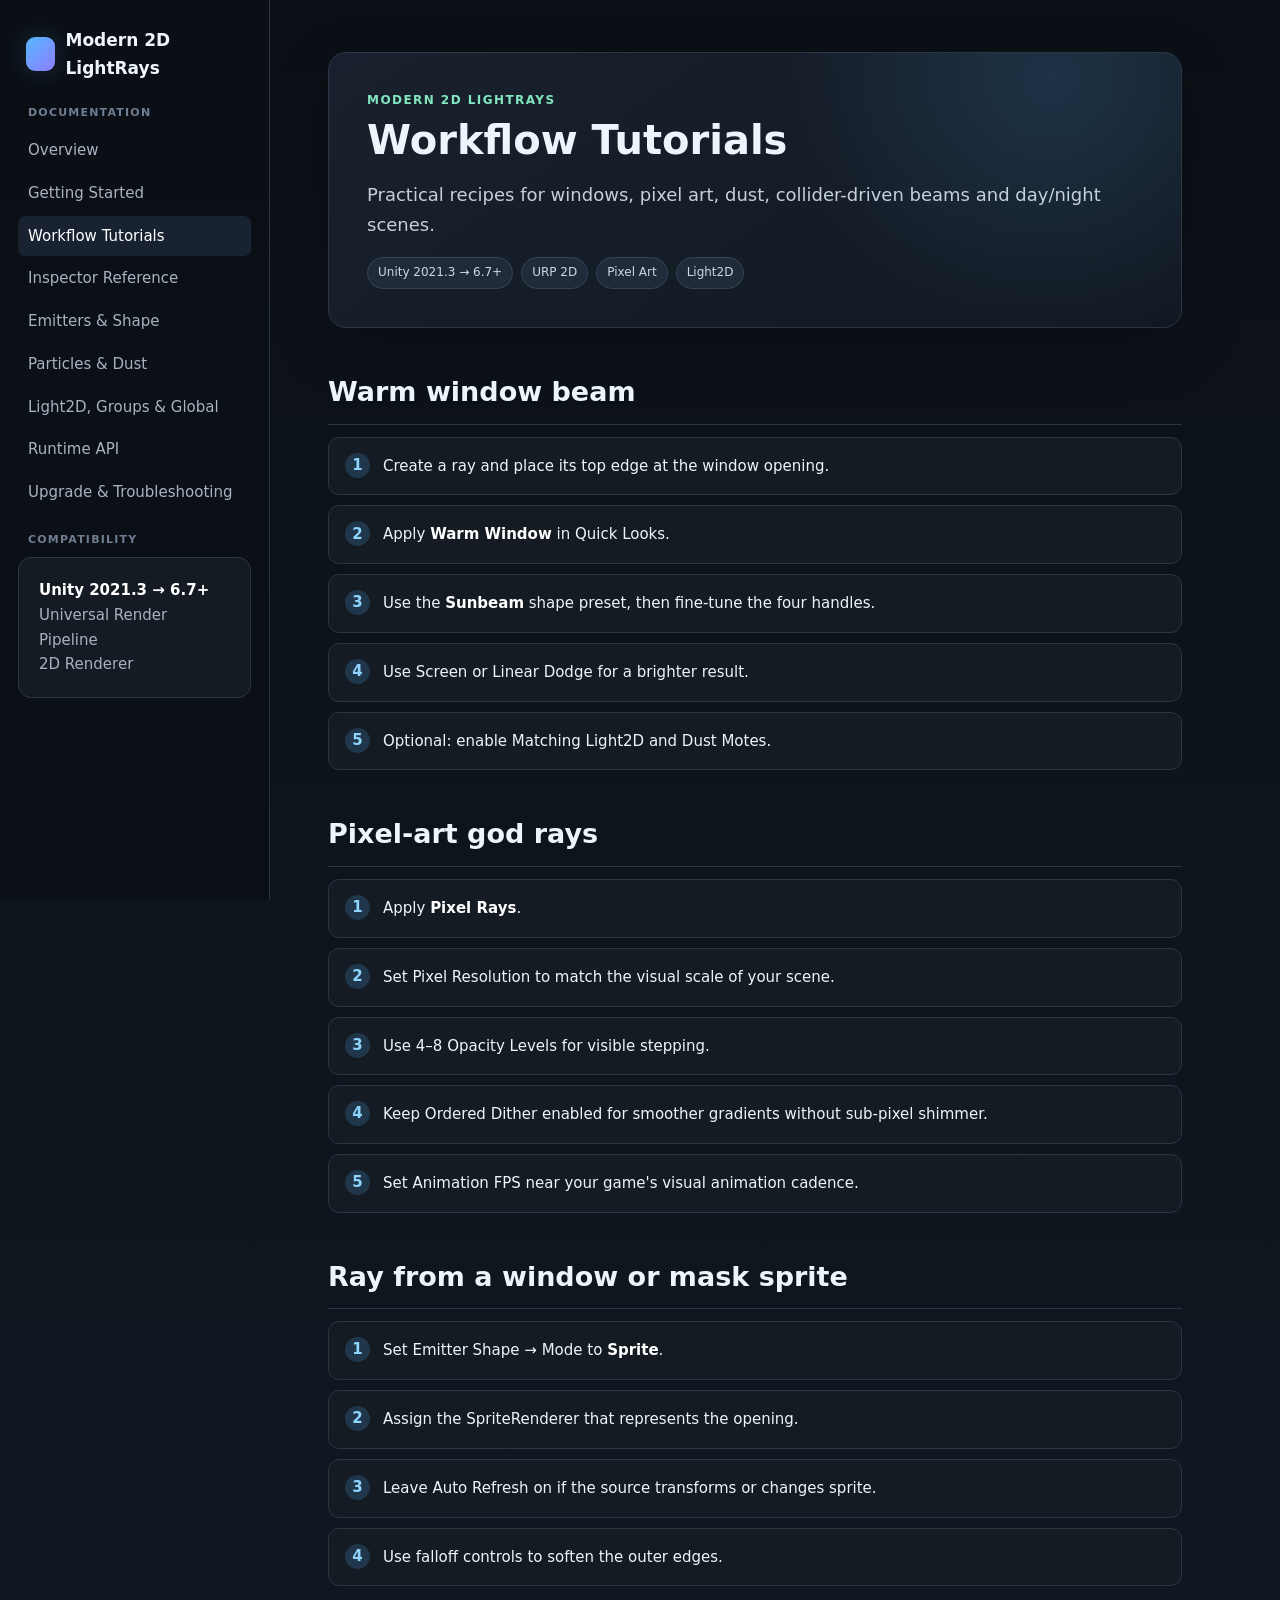
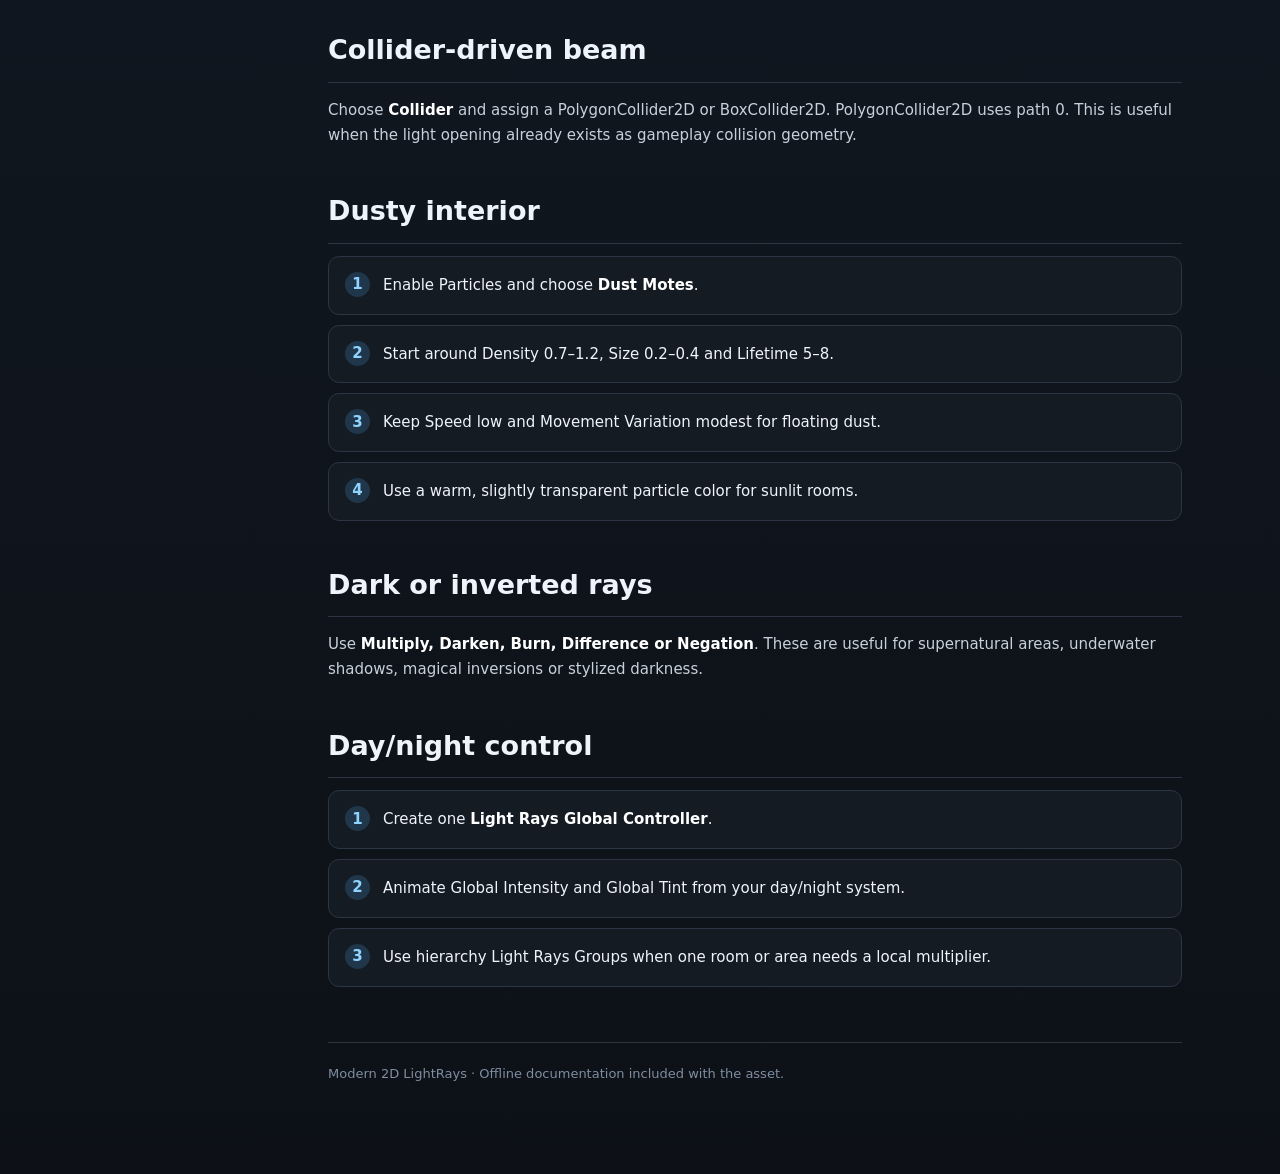
<file: Documentation/workflows.html>
<!doctype html><html lang="en"><head><meta charset="utf-8"><meta name="viewport" content="width=device-width,initial-scale=1"><title>Workflow Tutorials · Modern 2D LightRays</title><link rel="stylesheet" href="assets/docs.css"></head><body><div class="mobile-top"><strong>Modern 2D LightRays</strong><select id="mobileNav"><option>Workflow Tutorials</option><option value="index.html">Overview</option><option value="getting-started.html">Getting Started</option><option value="workflows.html">Workflow Tutorials</option><option value="inspector.html">Inspector Reference</option><option value="emitters.html">Emitters & Shape</option><option value="particles.html">Particles & Dust</option><option value="light2d-groups.html">Light2D, Groups & Global</option><option value="runtime-api.html">Runtime API</option><option value="upgrade.html">Upgrade & Troubleshooting</option></select></div><div class="layout"><aside class="sidebar"><div class="brand"><span class="brand-mark"></span><span>Modern 2D LightRays</span></div><div class="nav-title">Documentation</div><nav class="nav"><a href="index.html" class="">Overview</a><a href="getting-started.html" class="">Getting Started</a><a href="workflows.html" class="active">Workflow Tutorials</a><a href="inspector.html" class="">Inspector Reference</a><a href="emitters.html" class="">Emitters & Shape</a><a href="particles.html" class="">Particles & Dust</a><a href="light2d-groups.html" class="">Light2D, Groups & Global</a><a href="runtime-api.html" class="">Runtime API</a><a href="upgrade.html" class="">Upgrade & Troubleshooting</a></nav><div class="nav-title">Compatibility</div><div class="card"><p><strong>Unity 2021.3 → 6.7+</strong><br>Universal Render Pipeline<br>2D Renderer</p></div></aside><main class="content"><section class="hero"><div class="eyebrow">Modern 2D LightRays</div><h1>Workflow Tutorials</h1><p>Practical recipes for windows, pixel art, dust, collider-driven beams and day/night scenes.</p><div class="badges"><span class="badge">Unity 2021.3 → 6.7+</span><span class="badge">URP 2D</span><span class="badge">Pixel Art</span><span class="badge">Light2D</span></div></section>
<h2>Warm window beam</h2><div class="steps"><div class="step">Create a ray and place its top edge at the window opening.</div><div class="step">Apply <strong>Warm Window</strong> in Quick Looks.</div><div class="step">Use the <strong>Sunbeam</strong> shape preset, then fine-tune the four handles.</div><div class="step">Use Screen or Linear Dodge for a brighter result.</div><div class="step">Optional: enable Matching Light2D and Dust Motes.</div></div>
<h2>Pixel-art god rays</h2><div class="steps"><div class="step">Apply <strong>Pixel Rays</strong>.</div><div class="step">Set Pixel Resolution to match the visual scale of your scene.</div><div class="step">Use 4–8 Opacity Levels for visible stepping.</div><div class="step">Keep Ordered Dither enabled for smoother gradients without sub-pixel shimmer.</div><div class="step">Set Animation FPS near your game's visual animation cadence.</div></div>
<h2>Ray from a window or mask sprite</h2><div class="steps"><div class="step">Set Emitter Shape → Mode to <strong>Sprite</strong>.</div><div class="step">Assign the SpriteRenderer that represents the opening.</div><div class="step">Leave Auto Refresh on if the source transforms or changes sprite.</div><div class="step">Use falloff controls to soften the outer edges.</div></div>
<h2>Collider-driven beam</h2><p>Choose <strong>Collider</strong> and assign a PolygonCollider2D or BoxCollider2D. PolygonCollider2D uses path 0. This is useful when the light opening already exists as gameplay collision geometry.</p>
<h2>Dusty interior</h2><div class="steps"><div class="step">Enable Particles and choose <strong>Dust Motes</strong>.</div><div class="step">Start around Density 0.7–1.2, Size 0.2–0.4 and Lifetime 5–8.</div><div class="step">Keep Speed low and Movement Variation modest for floating dust.</div><div class="step">Use a warm, slightly transparent particle color for sunlit rooms.</div></div>
<h2>Dark or inverted rays</h2><p>Use <strong>Multiply, Darken, Burn, Difference or Negation</strong>. These are useful for supernatural areas, underwater shadows, magical inversions or stylized darkness.</p>
<h2>Day/night control</h2><div class="steps"><div class="step">Create one <strong>Light Rays Global Controller</strong>.</div><div class="step">Animate Global Intensity and Global Tint from your day/night system.</div><div class="step">Use hierarchy Light Rays Groups when one room or area needs a local multiplier.</div></div><div class="footer">Modern 2D LightRays · Offline documentation included with the asset.</div></main></div><script src="assets/docs.js"></script></body></html>
</file>
<file: Documentation/assets/docs.css>
:root{--bg:#0d1117;--panel:#151b23;--panel2:#1b2330;--line:#2b3544;--text:#eef4fb;--muted:#a8b3c2;--accent:#57b7ff;--accent2:#82e6bf;--warn:#ffcc73;--code:#0a0e13}*{box-sizing:border-box}html{scroll-behavior:smooth}body{margin:0;background:linear-gradient(180deg,#0b1016,#101720 55%,#0d1117);color:var(--text);font:15px/1.65 Inter,ui-sans-serif,system-ui,-apple-system,BlinkMacSystemFont,"Segoe UI",sans-serif}.layout{display:grid;grid-template-columns:270px minmax(0,1fr);min-height:100vh}.sidebar{position:sticky;top:0;height:100vh;padding:26px 18px;border-right:1px solid var(--line);background:rgba(12,16,22,.96);overflow:auto}.brand{display:flex;align-items:center;gap:10px;margin:0 8px 22px;font-weight:800;font-size:17px}.brand-mark{width:34px;height:34px;border-radius:9px;background:linear-gradient(135deg,var(--accent),#8d7dff);box-shadow:0 0 26px rgba(87,183,255,.18)}.nav-title{margin:18px 10px 8px;color:#6f7e91;font-size:11px;font-weight:800;letter-spacing:.11em;text-transform:uppercase}.nav a{display:block;padding:8px 10px;margin:2px 0;border-radius:7px;color:var(--muted);text-decoration:none}.nav a:hover,.nav a.active{background:#182231;color:white}.content{width:min(1050px,calc(100vw - 310px));padding:52px 58px 90px}.hero{padding:38px;border:1px solid var(--line);border-radius:18px;background:radial-gradient(circle at 85% 10%,rgba(87,183,255,.15),transparent 35%),linear-gradient(145deg,#18212d,#111821);box-shadow:0 18px 60px rgba(0,0,0,.2);margin-bottom:30px}.eyebrow{color:var(--accent2);font-size:12px;font-weight:800;text-transform:uppercase;letter-spacing:.12em}.hero h1{font-size:40px;line-height:1.08;margin:8px 0 14px}.hero p{font-size:18px;color:#c5d0dc;max-width:800px}.badges{display:flex;flex-wrap:wrap;gap:8px;margin-top:18px}.badge{padding:5px 10px;border-radius:999px;background:#202b39;border:1px solid #354256;color:#cbd7e5;font-size:12px}.grid{display:grid;grid-template-columns:repeat(2,minmax(0,1fr));gap:14px}.card{padding:20px;border:1px solid var(--line);border-radius:13px;background:var(--panel)}.card h3{margin:0 0 7px}.card p{margin:0;color:var(--muted)}h2{font-size:27px;margin:42px 0 12px;border-bottom:1px solid var(--line);padding-bottom:9px}h3{font-size:19px;margin:26px 0 8px}p,li{color:#c7d1dc}a{color:#75c7ff}strong{color:white}.steps{counter-reset:step;display:grid;gap:10px}.step{position:relative;padding:16px 18px 16px 54px;background:var(--panel);border:1px solid var(--line);border-radius:11px}.step:before{counter-increment:step;content:counter(step);position:absolute;left:16px;top:15px;width:25px;height:25px;border-radius:50%;display:grid;place-items:center;background:#20374b;color:#8fd3ff;font-weight:800}.note,.tip,.warning{padding:15px 17px;border-radius:10px;margin:18px 0;border:1px solid var(--line);background:#151d27}.tip{border-left:3px solid var(--accent2)}.warning{border-left:3px solid var(--warn)}.note{border-left:3px solid var(--accent)}code{font-family:"Cascadia Code","SFMono-Regular",Consolas,monospace;background:#151c25;border:1px solid #293545;padding:1px 5px;border-radius:5px;color:#d9ecff}pre{position:relative;background:var(--code);border:1px solid #263141;border-radius:10px;padding:17px;overflow:auto}pre code{border:0;background:transparent;padding:0}.copy{position:absolute;right:9px;top:9px;background:#202b38;color:#cbd8e5;border:1px solid #39475a;border-radius:6px;padding:5px 8px;cursor:pointer}table{width:100%;border-collapse:collapse;margin:14px 0 26px;background:var(--panel);border:1px solid var(--line)}th,td{text-align:left;padding:10px 12px;border-bottom:1px solid var(--line);vertical-align:top}th{color:white;background:#19222e}td{color:#c5d0dc}.shot{width:100%;border:1px solid var(--line);border-radius:12px;background:#070a0f;image-rendering:auto}.shot-grid{display:grid;grid-template-columns:repeat(2,1fr);gap:14px}.footer{margin-top:55px;padding-top:20px;border-top:1px solid var(--line);color:#7f8da0;font-size:13px}.mobile-top{display:none}@media(max-width:850px){.layout{display:block}.sidebar{display:none}.mobile-top{display:flex;position:sticky;top:0;z-index:20;justify-content:space-between;align-items:center;padding:12px 16px;background:#0d131b;border-bottom:1px solid var(--line)}.mobile-top select{max-width:58%;background:#18212c;color:white;border:1px solid #354255;border-radius:7px;padding:6px}.content{width:100%;padding:28px 18px 70px}.hero{padding:26px}.hero h1{font-size:32px}.grid,.shot-grid{grid-template-columns:1fr}}
</file>
